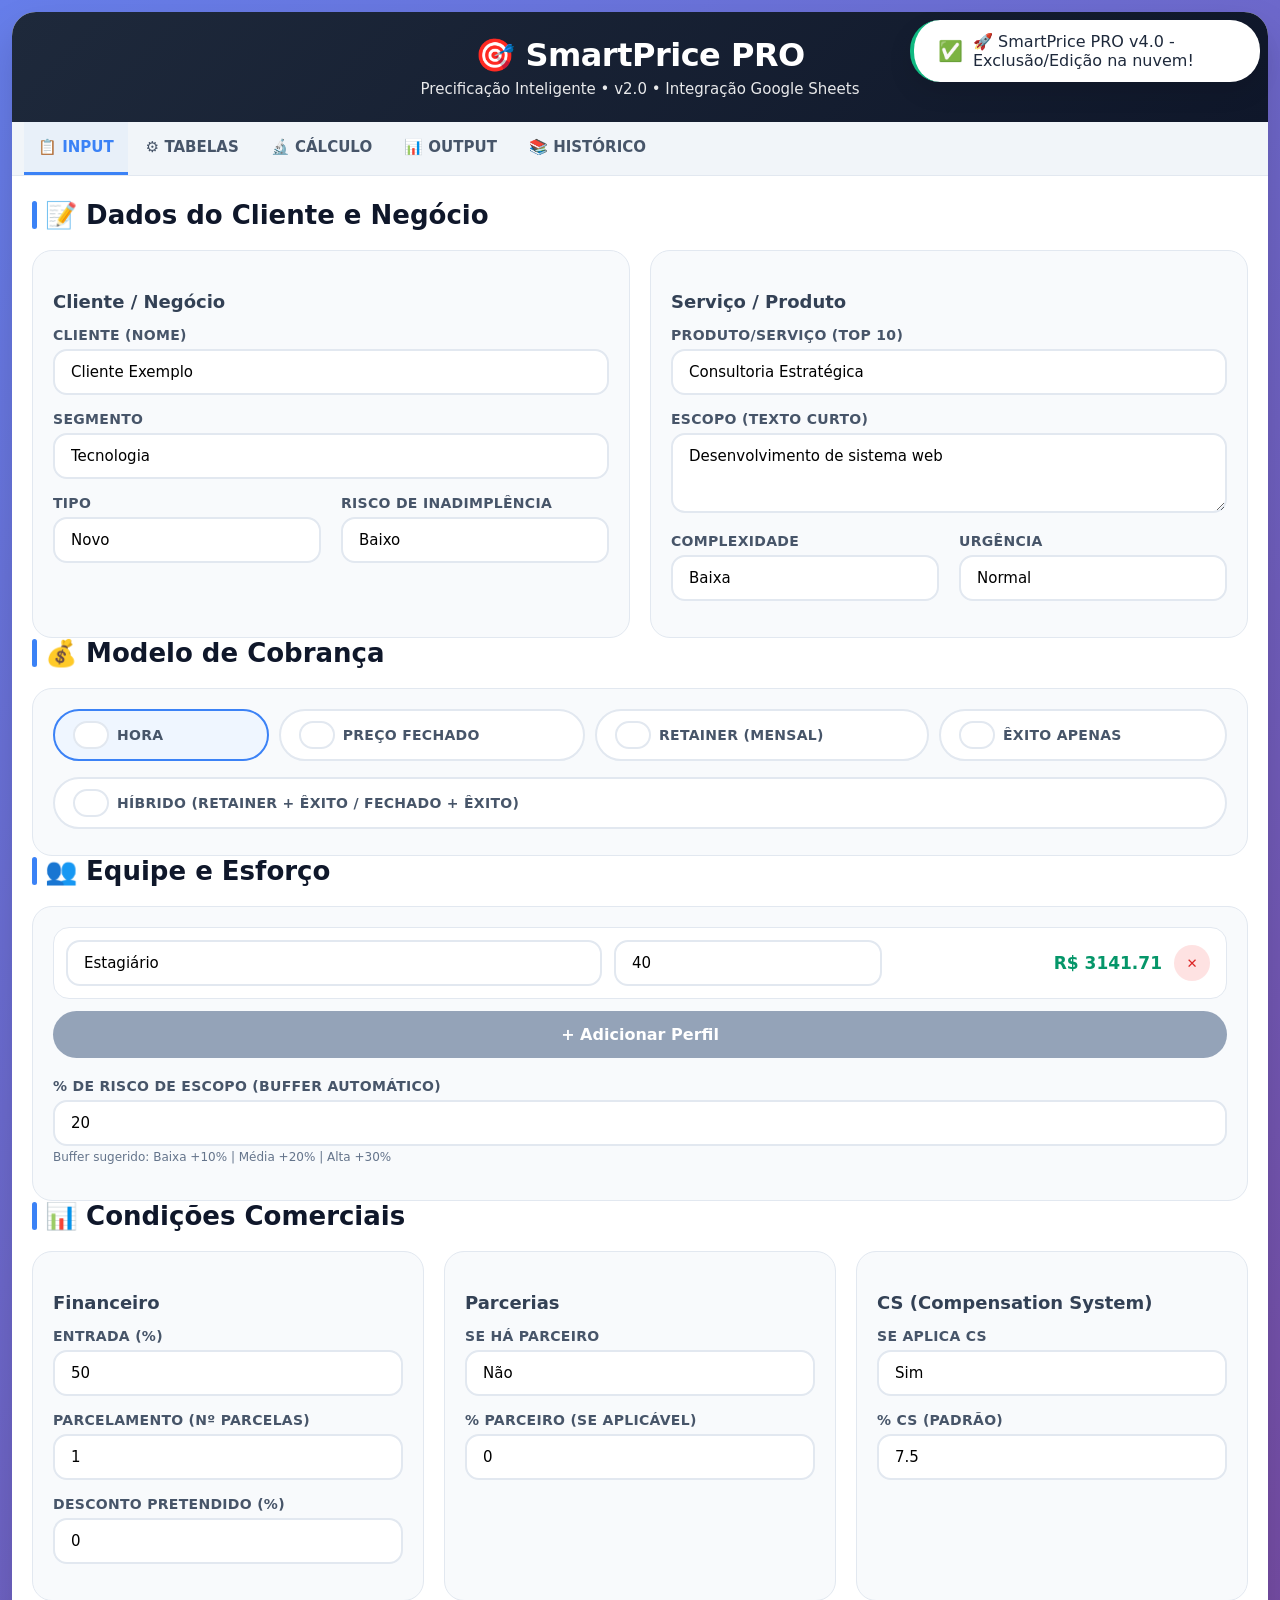
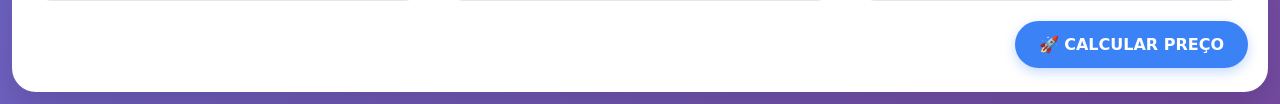
<file: tela.html>
<!DOCTYPE html>
<html lang="pt-BR">
<head>
    <meta charset="UTF-8">
    <meta name="viewport" content="width=device-width, initial-scale=1.0, maximum-scale=1.0, user-scalable=yes">
    <title>SmartPrice - Precificação Inteligente</title>
    <style>
        /* SEU CSS EXISTENTE PERMANECE IGUAL */
        * {
            margin: 0;
            padding: 0;
            box-sizing: border-box;
            font-family: 'Segoe UI', Roboto, system-ui, sans-serif;
        }

        body {
            background: linear-gradient(135deg, #667eea 0%, #764ba2 100%);
            min-height: 100vh;
            padding: 12px;
        }

        .container {
            max-width: 1400px;
            margin: 0 auto;
            background: white;
            border-radius: 24px;
            box-shadow: 0 20px 40px rgba(0,0,0,0.15);
            overflow: hidden;
        }

        .header {
            background: linear-gradient(135deg, #1e293b 0%, #0f172a 100%);
            color: white;
            padding: 24px 20px;
            text-align: center;
        }

        .header h1 {
            font-size: clamp(22px, 6vw, 32px);
            font-weight: 700;
            margin-bottom: 6px;
            letter-spacing: -0.5px;
        }

        .header p {
            font-size: clamp(13px, 4vw, 15px);
            opacity: 0.9;
        }

        .tabs {
            display: flex;
            background: #f1f5f9;
            padding: 0 12px;
            gap: 4px;
            overflow-x: auto;
            scrollbar-width: none;
            white-space: nowrap;
            -webkit-overflow-scrolling: touch;
            border-bottom: 1px solid #e2e8f0;
        }

        .tabs::-webkit-scrollbar {
            display: none;
        }

        .tab {
            padding: 16px 14px;
            background: transparent;
            border: none;
            cursor: pointer;
            font-weight: 600;
            color: #475569;
            font-size: clamp(13px, 3.8vw, 15px);
            transition: all 0.2s;
            border-bottom: 3px solid transparent;
            flex: 0 0 auto;
        }

        .tab.active {
            color: #3b82f6;
            border-bottom-color: #3b82f6;
            background: rgba(59, 130, 246, 0.05);
        }

        .tab-content {
            display: none;
            padding: 24px 20px;
        }

        .tab-content.active {
            display: block;
            animation: fade 0.3s ease;
        }

        @keyframes fade {
            from { opacity: 0; transform: translateY(5px); }
            to { opacity: 1; transform: translateY(0); }
        }

        h2 {
            color: #0f172a;
            font-size: clamp(20px, 5.5vw, 26px);
            font-weight: 700;
            margin-bottom: 20px;
            display: flex;
            align-items: center;
            gap: 8px;
        }

        h2::before {
            content: '';
            width: 5px;
            height: 28px;
            background: #3b82f6;
            border-radius: 4px;
            display: inline-block;
        }

        h3 {
            color: #334155;
            font-size: clamp(16px, 4.5vw, 18px);
            font-weight: 600;
            margin: 20px 0 15px;
        }

        .grid-2, .grid-3, .grid-4 {
            display: grid;
            gap: 20px;
        }

        .grid-2 { grid-template-columns: 1fr; }
        .grid-3 { grid-template-columns: 1fr; }
        .grid-4 { grid-template-columns: 1fr; }

        @media (min-width: 640px) {
            .grid-2 { grid-template-columns: repeat(2, 1fr); }
        }
        
        @media (min-width: 768px) {
            .grid-3 { grid-template-columns: repeat(3, 1fr); }
            .grid-4 { grid-template-columns: repeat(4, 1fr); }
        }

        .card {
            background: #f8fafc;
            border-radius: 20px;
            padding: 20px;
            border: 1px solid #e2e8f0;
            transition: all 0.2s;
        }

        .card:hover {
            border-color: #3b82f6;
            box-shadow: 0 4px 12px rgba(0,0,0,0.05);
        }

        .form-group {
            margin-bottom: 16px;
        }

        label {
            display: block;
            margin-bottom: 6px;
            font-weight: 600;
            color: #475569;
            font-size: clamp(12px, 3.5vw, 14px);
            text-transform: uppercase;
            letter-spacing: 0.3px;
        }

        input, select, textarea {
            width: 100%;
            padding: 12px 16px;
            border: 2px solid #e2e8f0;
            border-radius: 14px;
            font-size: clamp(14px, 4vw, 15px);
            background: white;
            transition: all 0.2s;
            -webkit-appearance: none;
        }

        input:focus, select:focus, textarea:focus {
            outline: none;
            border-color: #3b82f6;
            box-shadow: 0 0 0 3px rgba(59, 130, 246, 0.1);
        }

        textarea {
            min-height: 80px;
            resize: vertical;
        }

        .radio-group {
            display: flex;
            flex-direction: column;
            gap: 10px;
        }

        @media (min-width: 480px) {
            .radio-group {
                flex-direction: row;
                flex-wrap: wrap;
            }
        }

        .radio-option {
            background: white;
            border: 2px solid #e2e8f0;
            border-radius: 30px;
            padding: 10px 18px;
            display: flex;
            align-items: center;
            gap: 8px;
            cursor: pointer;
            transition: all 0.2s;
            flex: 1 1 auto;
        }

        .radio-option.selected {
            border-color: #3b82f6;
            background: #eff6ff;
        }

        .radio-option input[type="radio"] {
            width: auto;
            margin: 0;
            accent-color: #3b82f6;
        }

        .btn {
            padding: 14px 24px;
            border: none;
            border-radius: 30px;
            cursor: pointer;
            font-weight: 600;
            font-size: clamp(14px, 4vw, 16px);
            transition: all 0.2s;
            display: inline-flex;
            align-items: center;
            justify-content: center;
            gap: 8px;
            width: 100%;
            margin-bottom: 8px;
        }

        @media (min-width: 480px) {
            .btn {
                width: auto;
                margin-bottom: 0;
            }
        }

        .btn-primary {
            background: #3b82f6;
            color: white;
            box-shadow: 0 4px 12px rgba(59, 130, 246, 0.3);
        }

        .btn-primary:hover {
            background: #2563eb;
            transform: translateY(-2px);
        }

        .btn-secondary {
            background: #94a3b8;
            color: white;
        }

        .btn-success {
            background: #10b981;
            color: white;
        }

        .btn-danger {
            background: #ef4444;
            color: white;
        }

        .btn-warning {
            background: #f59e0b;
            color: white;
        }

        .perfil-row {
            background: white;
            border-radius: 16px;
            padding: 16px;
            margin-bottom: 12px;
            border: 1px solid #e2e8f0;
            display: grid;
            grid-template-columns: 1fr;
            gap: 12px;
            position: relative;
        }

        @media (min-width: 480px) {
            .perfil-row {
                grid-template-columns: 2fr 1fr 1fr 40px;
                align-items: center;
                padding: 12px;
            }
        }

        .perfil-row select,
        .perfil-row input {
            width: 100%;
        }

        .custo-previsto {
            font-weight: 700;
            color: #059669;
            text-align: right;
            font-size: clamp(15px, 4.2vw, 17px);
            padding: 8px 0;
        }

        .remove-btn {
            position: absolute;
            top: 12px;
            right: 12px;
            width: 36px;
            height: 36px;
            border-radius: 18px;
            background: #fee2e2;
            color: #dc2626;
            border: none;
            font-weight: bold;
            cursor: pointer;
        }

        @media (min-width: 480px) {
            .remove-btn {
                position: static;
                width: 36px;
                height: 36px;
            }
        }

        .price-grid {
            display: grid;
            grid-template-columns: 1fr;
            gap: 16px;
            margin: 20px 0;
        }

        @media (min-width: 480px) {
            .price-grid {
                grid-template-columns: repeat(3, 1fr);
            }
        }

        .price-box {
            background: linear-gradient(135deg, #f8fafc 0%, #f1f5f9 100%);
            border-radius: 20px;
            padding: 24px 16px;
            text-align: center;
            border: 1px solid #e2e8f0;
            position: relative;
            overflow: hidden;
        }

        .price-box::before {
            content: '';
            position: absolute;
            top: 0;
            left: 0;
            right: 0;
            height: 4px;
        }

        .price-box.piso::before { background: #ef4444; }
        .price-box.alvo::before { background: #3b82f6; }
        .price-box.premium::before { background: #f59e0b; }

        .price-box h4 {
            color: #64748b;
            font-size: clamp(13px, 3.8vw, 15px);
            text-transform: uppercase;
            letter-spacing: 1px;
            margin-bottom: 12px;
        }

        .price-box .price {
            font-size: clamp(28px, 7vw, 38px);
            font-weight: 800;
            color: #0f172a;
            line-height: 1.2;
        }

        .alert {
            padding: 14px 16px;
            border-radius: 14px;
            margin-bottom: 12px;
            font-weight: 500;
            font-size: clamp(13px, 3.8vw, 14px);
            display: flex;
            align-items: center;
            gap: 10px;
        }

        .alert-critical {
            background: #fee2e2;
            color: #b91c1c;
            border-left: 4px solid #dc2626;
        }

        .alert-warning {
            background: #ffedd5;
            color: #9a3412;
            border-left: 4px solid #f97316;
        }

        .alert-success {
            background: #dcfce7;
            color: #166534;
            border-left: 4px solid #22c55e;
        }

        .table-responsive {
            overflow-x: auto;
            margin: 0 -4px;
            padding: 4px;
            -webkit-overflow-scrolling: touch;
        }

        table {
            width: 100%;
            border-collapse: collapse;
            background: white;
            border-radius: 16px;
            overflow: hidden;
            box-shadow: 0 2px 8px rgba(0,0,0,0.05);
        }

        th {
            background: #1e293b;
            color: white;
            padding: 14px 12px;
            font-weight: 600;
            font-size: clamp(12px, 3.5vw, 14px);
            text-align: left;
        }

        td {
            padding: 12px;
            border-bottom: 1px solid #e2e8f0;
            font-size: clamp(13px, 3.8vw, 14px);
        }

        .badge {
            display: inline-block;
            padding: 4px 10px;
            border-radius: 30px;
            font-size: 11px;
            font-weight: 700;
            text-transform: uppercase;
        }

        .badge-success { background: #d1fae5; color: #065f46; }
        .badge-warning { background: #fed7aa; color: #92400e; }
        .badge-danger { background: #fee2e2; color: #b91c1c; }

        .modal {
            display: none;
            position: fixed;
            top: 0;
            left: 0;
            width: 100%;
            height: 100%;
            background: rgba(0,0,0,0.5);
            z-index: 1000;
            justify-content: center;
            align-items: center;
            padding: 16px;
        }

        .modal.active {
            display: flex;
        }

        .modal-content {
            background: white;
            border-radius: 24px;
            padding: 24px;
            max-width: 500px;
            width: 100%;
            max-height: 90vh;
            overflow-y: auto;
        }

        .modal-header {
            display: flex;
            justify-content: space-between;
            align-items: center;
            margin-bottom: 20px;
        }

        .modal-close {
            background: none;
            border: none;
            font-size: 28px;
            cursor: pointer;
            color: #64748b;
        }

        .historico-item {
            background: #f8fafc;
            border-radius: 16px;
            padding: 16px;
            margin-bottom: 12px;
            border: 1px solid #e2e8f0;
            cursor: pointer;
            transition: all 0.2s;
        }

        .historico-item:hover {
            border-color: #3b82f6;
            transform: translateX(4px);
        }

        .historico-header {
            display: flex;
            justify-content: space-between;
            align-items: center;
            margin-bottom: 12px;
            flex-wrap: wrap;
            gap: 8px;
        }

        .historico-titulo {
            font-weight: 700;
            font-size: clamp(15px, 4.2vw, 17px);
            color: #0f172a;
        }

        .historico-acoes {
            display: flex;
            gap: 6px;
        }

        .historico-acoes button {
            width: 36px;
            height: 36px;
            border-radius: 18px;
            border: none;
            cursor: pointer;
            font-size: 16px;
        }

        .button-group {
            display: flex;
            flex-direction: column;
            gap: 10px;
            margin-top: 20px;
        }

        @media (min-width: 480px) {
            .button-group {
                flex-direction: row;
                justify-content: flex-end;
            }
        }

        .info-text {
            color: #64748b;
            font-size: 12px;
            margin-top: 4px;
        }

        .mt-4 { margin-top: 20px; }
        .mb-2 { margin-bottom: 10px; }
        .text-center { text-align: center; }
        .text-right { text-align: right; }
        
        /* Estilos para notificações */
        .toast {
            position: fixed;
            top: 20px;
            right: 20px;
            background: white;
            color: #1e293b;
            padding: 12px 24px;
            border-radius: 30px;
            box-shadow: 0 10px 25px rgba(0,0,0,0.1);
            z-index: 9999;
            animation: slideIn 0.3s ease;
            display: flex;
            align-items: center;
            gap: 10px;
            border-left: 4px solid #3b82f6;
            max-width: 350px;
        }
        
        .toast.success { border-left-color: #10b981; }
        .toast.error { border-left-color: #ef4444; }
        .toast.warning { border-left-color: #f59e0b; }
        
        @keyframes slideIn {
            from { transform: translateX(100%); opacity: 0; }
            to { transform: translateX(0); opacity: 1; }
        }
        
        @keyframes spin {
            0% { transform: rotate(0deg); }
            100% { transform: rotate(360deg); }
        }
        
        .spinner {
            display: inline-block;
            width: 20px;
            height: 20px;
            border: 3px solid rgba(255,255,255,0.3);
            border-radius: 50%;
            border-top-color: white;
            animation: spin 1s ease-in-out infinite;
        }
    </style>
</head>
<body>
    <div class="container">
        <div class="header">
            <h1>🎯 SmartPrice PRO</h1>
            <p>Precificação Inteligente • v2.0 • Integração Google Sheets</p>
        </div>

        <div class="tabs">
            <button class="tab active" onclick="showTab('input')">📋 INPUT</button>
            <button class="tab" onclick="showTab('tabelas')">⚙️ TABELAS</button>
            <button class="tab" onclick="showTab('calculo')">🔬 CÁLCULO</button>
            <button class="tab" onclick="showTab('output')">📊 OUTPUT</button>
            <button class="tab" onclick="showTab('historico')">📚 HISTÓRICO</button>
        </div>

        <!-- ABA 1 - INPUT (exatamente como solicitado) -->
        <div id="input" class="tab-content active">
            <h2>📝 Dados do Cliente e Negócio</h2>
            
            <div class="grid-2">
                <div class="card">
                    <h3>Cliente / Negócio</h3>
                    <div class="form-group">
                        <label>Cliente (nome)</label>
                        <input type="text" id="cliente" placeholder="Ex: Empresa XYZ" value="Cliente Exemplo">
                    </div>
                    <div class="form-group">
                        <label>Segmento</label>
                        <select id="segmento">
                            <option value="tecnologia">Tecnologia</option>
                            <option value="varejo">Varejo</option>
                            <option value="industria">Indústria</option>
                            <option value="servicos">Serviços</option>
                            <option value="saude">Saúde</option>
                            <option value="educacao">Educação</option>
                            <option value="financeiro">Financeiro</option>
                            <option value="consultoria">Consultoria</option>
                            <option value="marketing">Marketing</option>
                            <option value="outros">Outros</option>
                        </select>
                    </div>
                    <div class="grid-2">
                        <div class="form-group">
                            <label>Tipo</label>
                            <select id="tipo">
                                <option value="novo">Novo</option>
                                <option value="recorrente">Recorrente</option>
                                <option value="indicacao">Indicação</option>
                            </select>
                        </div>
                        <div class="form-group">
                            <label>Risco de inadimplência</label>
                            <select id="risco">
                                <option value="baixo">Baixo</option>
                                <option value="medio">Médio</option>
                                <option value="alto">Alto</option>
                            </select>
                        </div>
                    </div>
                </div>

                <div class="card">
                    <h3>Serviço / Produto</h3>
                    <div class="form-group">
                        <label>Produto/serviço (Top 10)</label>
                        <select id="produto">
                            <option value="consultoria">Consultoria Estratégica</option>
                            <option value="desenvolvimento">Desenvolvimento de Software</option>
                            <option value="design">Design UX/UI</option>
                            <option value="marketing">Marketing Digital</option>
                            <option value="suporte">Suporte Técnico</option>
                            <option value="treinamento">Treinamento</option>
                            <option value="implementacao">Implementação</option>
                            <option value="manutencao">Manutenção</option>
                            <option value="analise">Análise de Dados</option>
                            <option value="cloud">Cloud Computing</option>
                        </select>
                    </div>
                    <div class="form-group">
                        <label>Escopo (texto curto)</label>
                        <textarea id="escopo" rows="2" placeholder="Descreva o escopo do serviço...">Desenvolvimento de sistema web</textarea>
                    </div>
                    <div class="grid-2">
                        <div class="form-group">
                            <label>Complexidade</label>
                            <select id="complexidade">
                                <option value="baixa">Baixa</option>
                                <option value="media">Média</option>
                                <option value="alta">Alta</option>
                            </select>
                        </div>
                        <div class="form-group">
                            <label>Urgência</label>
                            <select id="urgencia">
                                <option value="normal">Normal</option>
                                <option value="urgente">Urgente</option>
                            </select>
                        </div>
                    </div>
                </div>
            </div>

            <h2>💰 Modelo de Cobrança</h2>
            <div class="card">
                <div class="radio-group" id="modeloCobranca">
                    <label class="radio-option selected">
                        <input type="radio" name="cobranca" value="hora" checked> Hora
                    </label>
                    <label class="radio-option">
                        <input type="radio" name="cobranca" value="fechado"> Preço fechado
                    </label>
                    <label class="radio-option">
                        <input type="radio" name="cobranca" value="retainer"> Retainer (mensal)
                    </label>
                    <label class="radio-option">
                        <input type="radio" name="cobranca" value="exito"> Êxito apenas
                    </label>
                    <label class="radio-option">
                        <input type="radio" name="cobranca" value="hibrido"> Híbrido (Retainer + Êxito / Fechado + Êxito)
                    </label>
                </div>
            </div>

            <h2>👥 Equipe e Esforço</h2>
            <div class="card">
                <div id="perfis-container"></div>
                <button class="btn btn-secondary" onclick="adicionarPerfil()" style="width: 100%;">+ Adicionar Perfil</button>
                
                <div class="form-group mt-4">
                    <label>% de risco de escopo (buffer automático)</label>
                    <input type="number" id="riscoEscopo" value="20" min="0" max="100" step="1">
                    <div class="info-text">Buffer sugerido: Baixa +10% | Média +20% | Alta +30%</div>
                </div>
            </div>

            <h2>📊 Condições Comerciais</h2>
            <div class="grid-3">
                <div class="card">
                    <h3>Financeiro</h3>
                    <div class="form-group">
                        <label>Entrada (%)</label>
                        <input type="number" id="entrada" value="50" min="0" max="100" step="1">
                    </div>
                    <div class="form-group">
                        <label>Parcelamento (nº parcelas)</label>
                        <input type="number" id="parcelas" value="1" min="1" max="24" step="1">
                    </div>
                    <div class="form-group">
                        <label>Desconto pretendido (%)</label>
                        <input type="number" id="desconto" value="0" min="0" max="30" step="0.5">
                    </div>
                </div>

                <div class="card">
                    <h3>Parcerias</h3>
                    <div class="form-group">
                        <label>Se há parceiro</label>
                        <select id="parceiro">
                            <option value="nao">Não</option>
                            <option value="sim">Sim</option>
                        </select>
                    </div>
                    <div class="form-group">
                        <label>% parceiro (se aplicável)</label>
                        <input type="number" id="percParceiro" value="0" min="0" max="50" step="0.5">
                    </div>
                </div>

                <div class="card">
                    <h3>CS (Compensation System)</h3>
                    <div class="form-group">
                        <label>Se aplica CS</label>
                        <select id="aplicaCS">
                            <option value="sim">Sim</option>
                            <option value="nao">Não</option>
                        </select>
                    </div>
                    <div class="form-group">
                        <label>% CS (padrão)</label>
                        <input type="number" id="percCS" value="7.5" min="0" max="20" step="0.1">
                    </div>
                </div>
            </div>

            <div class="button-group">
                <button class="btn btn-primary" onclick="calcular()">🚀 CALCULAR PREÇO</button>
            </div>
        </div>

        <!-- ABA 2 - TABELAS (parâmetros) -->
        <div id="tabelas" class="tab-content">
            <h2>⚙️ Parâmetros da Planilha</h2>
            
            <h3>1) Custo-hora por perfil (fully loaded)</h3>
            <div class="table-responsive">
                <table>
                    <thead>
                        <tr>
                            <th>Perfil</th>
                            <th>Salário</th>
                            <th>Encargos (72%)</th>
                            <th>Benefícios</th>
                            <th>Total Mensal</th>
                            <th>Horas Prod.</th>
                            <th>Overhead/h</th>
                            <th>Custo/hora</th>
                        </tr>
                    </thead>
                    <tbody>
                        <tr>
                            <td>Estagiário</td>
                            <td><input type="number" id="salarioEstag" value="1800" step="100" style="width: 85px;"></td>
                            <td id="encargosEstag">1296</td>
                            <td><input type="number" id="beneficiosEstag" value="400" step="50" style="width: 70px;"></td>
                            <td id="totalMensalEstag">3496</td>
                            <td><input type="number" id="horasEstag" value="140" step="5" style="width: 70px;"></td>
                            <td id="overheadHoraEstag">0</td>
                            <td id="custoHoraEstag">24.97</td>
                        </tr>
                        <tr>
                            <td>Júnior</td>
                            <td><input type="number" id="salarioJr" value="3500" step="100" style="width: 85px;"></td>
                            <td id="encargosJr">2520</td>
                            <td><input type="number" id="beneficiosJr" value="600" step="50" style="width: 70px;"></td>
                            <td id="totalMensalJr">6620</td>
                            <td><input type="number" id="horasJr" value="140" step="5" style="width: 70px;"></td>
                            <td id="overheadHoraJr">0</td>
                            <td id="custoHoraJr">47.29</td>
                        </tr>
                        <tr>
                            <td>Pleno</td>
                            <td><input type="number" id="salarioPl" value="6500" step="100" style="width: 85px;"></td>
                            <td id="encargosPl">4680</td>
                            <td><input type="number" id="beneficiosPl" value="800" step="50" style="width: 70px;"></td>
                            <td id="totalMensalPl">11980</td>
                            <td><input type="number" id="horasPl" value="140" step="5" style="width: 70px;"></td>
                            <td id="overheadHoraPl">0</td>
                            <td id="custoHoraPl">85.57</td>
                        </tr>
                        <tr>
                            <td>Sênior</td>
                            <td><input type="number" id="salarioSr" value="10000" step="100" style="width: 85px;"></td>
                            <td id="encargosSr">7200</td>
                            <td><input type="number" id="beneficiosSr" value="1000" step="50" style="width: 70px;"></td>
                            <td id="totalMensalSr">18200</td>
                            <td><input type="number" id="horasSr" value="140" step="5" style="width: 70px;"></td>
                            <td id="overheadHoraSr">0</td>
                            <td id="custoHoraSr">130.00</td>
                        </tr>
                        <tr>
                            <td>Coordenador</td>
                            <td><input type="number" id="salarioCoord" value="14000" step="100" style="width: 85px;"></td>
                            <td id="encargosCoord">10080</td>
                            <td><input type="number" id="beneficiosCoord" value="1200" step="50" style="width: 70px;"></td>
                            <td id="totalMensalCoord">25280</td>
                            <td><input type="number" id="horasCoord" value="140" step="5" style="width: 70px;"></td>
                            <td id="overheadHoraCoord">0</td>
                            <td id="custoHoraCoord">180.57</td>
                        </tr>
                        <tr>
                            <td>Sócio</td>
                            <td><input type="number" id="salarioSocio" value="20000" step="100" style="width: 85px;"></td>
                            <td id="encargosSocio">14400</td>
                            <td><input type="number" id="beneficiosSocio" value="1500" step="50" style="width: 70px;"></td>
                            <td id="totalMensalSocio">35900</td>
                            <td><input type="number" id="horasSocio" value="140" step="5" style="width: 70px;"></td>
                            <td id="overheadHoraSocio">0</td>
                            <td id="custoHoraSocio">256.43</td>
                        </tr>
                    </tbody>
                </table>
            </div>

            <div class="grid-2">
                <div class="card">
                    <h3>2) Margens-alvo por tipo de cobrança</h3>
                    <table>
                        <tr><td>Hora</td><td><input type="number" id="margemHora" value="55" min="30" max="80" step="1">%</td></tr>
                        <tr><td>Preço fechado</td><td><input type="number" id="margemFechado" value="47" min="30" max="80" step="1">%</td></tr>
                        <tr><td>Retainer (mensal)</td><td><input type="number" id="margemRetainer" value="52" min="30" max="80" step="1">%</td></tr>
                        <tr><td>Êxito apenas</td><td><input type="number" id="margemExito" value="65" min="40" max="90" step="1">%</td></tr>
                        <tr><td>Híbrido</td><td><input type="number" id="margemHibrido" value="50" min="30" max="80" step="1">%</td></tr>
                    </table>
                </div>

                <div class="card">
                    <h3>3) Impostos / taxas</h3>
                    <div class="form-group">
                        <label>Regime tributário</label>
                        <select id="regimeTributario">
                            <option value="lucro_presumido">Lucro Presumido</option>
                            <option value="lucro_real">Lucro Real</option>
                            <option value="simples">Simples Nacional</option>
                        </select>
                    </div>
                    <div class="form-group">
                        <label>% médio de impostos sobre receita</label>
                        <input type="number" id="impostos" value="11.33" step="0.01">
                    </div>
                    <div class="form-group">
                        <label>Taxa de parcelamento (% ao mês)</label>
                        <input type="number" id="taxaParcelamento" value="1" step="0.1">
                    </div>
                </div>
            </div>

            <div class="grid-2">
                <div class="card">
                    <h3>4) CS (Compensation System)</h3>
                    <div class="form-group">
                        <label>Percentual padrão CS</label>
                        <input type="number" id="csPadrao" value="7.5" step="0.1">%
                    </div>
                    <div class="form-group">
                        <label>Base do CS</label>
                        <select id="baseCS">
                            <option value="liquido">Somente sobre recebimento líquido</option>
                            <option value="bruto">Sobre valor bruto</option>
                        </select>
                    </div>
                </div>

                <div class="card">
                    <h3>5) Buffers automáticos</h3>
                    <div class="grid-2">
                        <div>
                            <label>Complexidade Baixa</label>
                            <input type="number" id="bufferBaixa" value="10" step="1">%
                        </div>
                        <div>
                            <label>Complexidade Média</label>
                            <input type="number" id="bufferMedia" value="20" step="1">%
                        </div>
                        <div>
                            <label>Complexidade Alta</label>
                            <input type="number" id="bufferAlta" value="30" step="1">%
                        </div>
                        <div>
                            <label>Urgência Normal</label>
                            <input type="number" id="bufferNormal" value="0" step="1">%
                        </div>
                        <div>
                            <label>Urgência Urgente</label>
                            <input type="number" id="bufferUrgente" value="20" step="1">%
                        </div>
                    </div>
                </div>
            </div>

            <div class="card">
                <h3>Overhead</h3>
                <div class="grid-2">
                    <div class="form-group">
                        <label>Overhead mensal total (R$)</label>
                        <input type="number" id="overheadTotal" value="45000" step="1000">
                    </div>
                    <div class="form-group">
                        <label>Total horas produtivas/mês</label>
                        <input type="number" id="horasTotais" value="840" step="10">
                    </div>
                </div>
                <div class="info-text">Overhead por hora: R$ <span id="overheadPorHora">53.57</span></div>
            </div>
        </div>

        <!-- ABA 3 - CÁLCULO (memória transparente) -->
        <div id="calculo" class="tab-content">
            <h2>🔬 Memória de Cálculo</h2>
            
            <div class="table-responsive">
                <table>
                    <thead>
                        <tr>
                            <th>Perfil</th>
                            <th>Horas</th>
                            <th>Custo/h</th>
                            <th>Subtotal</th>
                            <th>Buffer</th>
                            <th>Total c/ buffer</th>
                        </tr>
                    </thead>
                    <tbody id="corpo-calculo"></tbody>
                    <tfoot>
                        <tr>
                            <td colspan="5"><strong>Total Mão de Obra</strong></td>
                            <td id="total-mao-obra">R$ 0,00</td>
                        </tr>
                        <tr>
                            <td colspan="5"><strong>Overhead</strong></td>
                            <td id="total-overhead">R$ 0,00</td>
                        </tr>
                        <tr>
                            <td colspan="5"><strong>Subtotal</strong></td>
                            <td id="subtotal-geral">R$ 0,00</td>
                        </tr>
                    </tfoot>
                </table>
            </div>

            <div class="card mt-4">
                <h3>Composição do Preço</h3>
                <table>
                    <tr><td>Custo total (MO + Overhead):</td><td id="composicao-custo">R$ 0,00</td></tr>
                    <tr><td>Impostos (11.33%):</td><td id="composicao-impostos">R$ 0,00</td></tr>
                    <tr><td>CS (7.5%):</td><td id="composicao-cs">R$ 0,00</td></tr>
                    <tr><td>Parceiro (0%):</td><td id="composicao-parceiro">R$ 0,00</td></tr>
                    <tr><td><strong>Base de Cálculo:</strong></td><td id="composicao-base">R$ 0,00</td></tr>
                    <tr><td>Margem Alvo (55%):</td><td id="composicao-margem">R$ 0,00</td></tr>
                </table>
            </div>
        </div>

        <!-- ABA 4 - OUTPUT (resultados e alertas) -->
        <div id="output" class="tab-content">
            <h2>📊 Resultado da Proposta</h2>
            
            <div class="price-grid">
                <div class="price-box piso">
                    <h4>PREÇO PISO</h4>
                    <div class="price" id="preco-piso">R$ 0,00</div>
                    <small>Não vender abaixo</small>
                </div>
                <div class="price-box alvo">
                    <h4>PREÇO ALVO</h4>
                    <div class="price" id="preco-alvo">R$ 0,00</div>
                    <small>Recomendado</small>
                </div>
                <div class="price-box premium">
                    <h4>PREÇO PREMIUM</h4>
                    <div class="price" id="preco-premium">R$ 0,00</div>
                    <small>Valor/urgência/risco</small>
                </div>
            </div>

            <div class="grid-2">
                <div class="card">
                    <h3>Detalhamento</h3>
                    <table>
                        <tr><td>Custo total estimado:</td><td id="output-custo">R$ 0,00</td></tr>
                        <tr><td>Impostos estimados:</td><td id="output-impostos">R$ 0,00</td></tr>
                        <tr><td>CS estimado:</td><td id="output-cs">R$ 0,00</td></tr>
                        <tr><td>Margem (R$):</td><td id="output-margem-valor">R$ 0,00</td></tr>
                        <tr><td>Margem (%):</td><td id="output-margem-pct">0%</td></tr>
                    </table>
                </div>

                <div class="card">
                    <h3>Parcelamento / Regras</h3>
                    <table>
                        <tr><td>Entrada (50%):</td><td id="output-entrada">R$ 0,00</td></tr>
                        <tr><td>Parcelas:</td><td id="output-parcelas">1x R$ 0,00</td></tr>
                        <tr><td>Total c/ juros (1% a.m.):</td><td id="output-total-juros">R$ 0,00</td></tr>
                    </table>
                </div>
            </div>

            <div class="card">
                <h3>⚠️ Alertas Automáticos</h3>
                <div id="alertas-container"></div>
            </div>

            <div class="button-group">
                <button class="btn btn-success" onclick="salvarHistorico(event)">💾 Salvar no Histórico</button>
            </div>
        </div>

        <!-- ABA 5 - HISTÓRICO -->
        <div id="historico" class="tab-content">
            <h2>📚 Histórico de Simulações</h2>
            
            <div class="card">
                <div class="grid-2">
                    <div class="form-group">
                        <label>Filtrar por cliente</label>
                        <input type="text" id="filtroCliente" placeholder="Digite o nome...">
                    </div>
                    <div class="form-group">
                        <label>Ordenar por</label>
                        <select id="ordenarPor">
                            <option value="data">Data</option>
                            <option value="cliente">Cliente</option>
                            <option value="preco">Preço</option>
                            <option value="margem">Margem</option>
                        </select>
                    </div>
                </div>
                
                <div id="historico-lista"></div>
                
                <div class="button-group">
                    <button class="btn btn-secondary" onclick="exportarHistorico()">📤 Exportar Histórico</button>
                    <button class="btn btn-primary" onclick="testarConexaoGoogle()">🔌 Testar Google Sheets</button>
                </div>
            </div>
        </div>
    </div>

    <!-- Modal de Edição -->
    <div id="modalEdicao" class="modal">
        <div class="modal-content">
            <div class="modal-header">
                <h3>Opções da Simulação</h3>
                <button class="modal-close" onclick="fecharModal()">&times;</button>
            </div>
            <div class="modal-body" id="modal-conteudo"></div>
        </div>
    </div>

<script>
// ========== SISTEMA DE PRECIFICAÇÃO SMART PRICE PRO ==========
// Versão 4.0 - Com exclusão/edição em TODAS as abas via Google Sheets

let historico = JSON.parse(localStorage.getItem('historicoSmartPrice') || '[]');
let indiceEditando = -1;

// ========== CONFIGURAÇÃO GOOGLE SHEETS ==========
// SUBSTITUA ESTA URL PELA SUA URL DO GOOGLE APPS SCRIPT
const GOOGLE_SHEETS_URL = 'https://script.google.com/macros/s/AKfycby6tKiQzL40gS7Qns11oT8fS4DwRq1w1pDUXa1mEZhH_4IqKyq07tzlyUO4fmoyfXV9/exec';

// ========== FUNÇÕES DE NOTIFICAÇÃO ==========
function mostrarToast(mensagem, tipo = 'success') {
    const toast = document.createElement('div');
    toast.className = `toast ${tipo}`;
    toast.innerHTML = `
        <span style="font-size: 20px;">${tipo === 'success' ? '✅' : tipo === 'error' ? '❌' : '⚠️'}</span>
        <span>${mensagem}</span>
    `;
    document.body.appendChild(toast);
    
    setTimeout(() => {
        toast.style.animation = 'slideIn 0.3s reverse';
        setTimeout(() => toast.remove(), 300);
    }, 3000);
}

// ========== FUNÇÕES DE UTILIDADE ==========
function showTab(tabName) {
    document.querySelectorAll('.tab').forEach(tab => tab.classList.remove('active'));
    document.querySelectorAll('.tab-content').forEach(content => content.classList.remove('active'));
    
    document.querySelector(`[onclick="showTab('${tabName}')"]`).classList.add('active');
    document.getElementById(tabName).classList.add('active');
    
    if (tabName === 'historico') {
        atualizarHistorico();
    }
    window.scrollTo({ top: 0, behavior: 'smooth' });
}

function fecharModal() {
    document.getElementById('modalEdicao').classList.remove('active');
}

// ========== GERENCIAMENTO DE PERFIS ==========
function adicionarPerfil() {
    const container = document.getElementById('perfis-container');
    const div = document.createElement('div');
    div.className = 'perfil-row';
    div.innerHTML = `
        <select class="perfil">
            <option value="estag">Estagiário</option>
            <option value="jr">Júnior</option>
            <option value="pl">Pleno</option>
            <option value="sr">Sênior</option>
            <option value="coord">Coordenador</option>
            <option value="socio">Sócio</option>
        </select>
        <input type="number" class="horas" value="40" min="0" step="1" placeholder="Horas">
        <span class="custo-previsto">R$ 0,00</span>
        <button class="remove-btn" onclick="removerPerfil(this)">✕</button>
    `;
    container.appendChild(div);
    atualizarCustoPrevisto(div);
    
    div.querySelector('.horas').addEventListener('input', () => atualizarCustoPrevisto(div));
    div.querySelector('.perfil').addEventListener('change', () => atualizarCustoPrevisto(div));
}

function removerPerfil(botao) {
    if (document.querySelectorAll('.perfil-row').length > 1) {
        botao.parentElement.remove();
    } else {
        mostrarToast('Mantenha pelo menos um perfil na equipe', 'warning');
    }
}

// ========== CÁLCULO DE CUSTOS ==========
function getCustoHora(perfil) {
    const salario = parseFloat(document.getElementById(`salario${perfil}`)?.value) || 0;
    const beneficios = parseFloat(document.getElementById(`beneficios${perfil}`)?.value) || 0;
    const horas = parseFloat(document.getElementById(`horas${perfil}`)?.value) || 140;
    
    const encargos = salario * 0.72;
    const custoTotalMensal = salario + encargos + beneficios;
    
    const overheadTotal = parseFloat(document.getElementById('overheadTotal')?.value) || 45000;
    const horasTotais = parseFloat(document.getElementById('horasTotais')?.value) || 840;
    const overheadHora = overheadTotal / horasTotais;
    
    return (custoTotalMensal / horas) + overheadHora;
}

function atualizarCustoPrevisto(div) {
    const select = div.querySelector('.perfil');
    const horas = parseFloat(div.querySelector('.horas').value) || 0;
    const perfil = select.value;
    
    const perfilId = perfil.charAt(0).toUpperCase() + perfil.slice(1);
    const custoHora = getCustoHora(perfilId);
    const custoTotal = custoHora * horas;
    
    div.querySelector('.custo-previsto').textContent = `R$ ${custoTotal.toFixed(2)}`;
}

function calcularBuffer() {
    const complexidade = document.getElementById('complexidade').value;
    const urgencia = document.getElementById('urgencia').value;
    
    const bufferComplexidade = {
        baixa: parseFloat(document.getElementById('bufferBaixa')?.value) || 10,
        media: parseFloat(document.getElementById('bufferMedia')?.value) || 20,
        alta: parseFloat(document.getElementById('bufferAlta')?.value) || 30
    };
    
    const bufferUrgencia = {
        normal: parseFloat(document.getElementById('bufferNormal')?.value) || 0,
        urgente: parseFloat(document.getElementById('bufferUrgencia')?.value) || 20
    };
    
    return (bufferComplexidade[complexidade] + bufferUrgencia[urgencia]) / 100;
}

// ========== COLETA E PREENCHIMENTO DE DADOS ==========
function coletarDadosInput() {
    const perfis = document.querySelectorAll('.perfil-row');
    const perfisData = [];
    
    perfis.forEach(perfil => {
        const select = perfil.querySelector('.perfil');
        const horas = parseFloat(perfil.querySelector('.horas').value) || 0;
        
        if (horas > 0) {
            perfisData.push({
                perfil: select.value,
                perfilNome: select.options[select.selectedIndex].text,
                horas: horas,
                custoHora: getCustoHora(select.value.charAt(0).toUpperCase() + select.value.slice(1))
            });
        }
    });

    return {
        cliente: document.getElementById('cliente').value,
        segmento: document.getElementById('segmento').value,
        tipo: document.getElementById('tipo').value,
        risco: document.getElementById('risco').value,
        produto: document.getElementById('produto').value,
        produtoTexto: document.getElementById('produto').options[document.getElementById('produto').selectedIndex].text,
        escopo: document.getElementById('escopo').value,
        complexidade: document.getElementById('complexidade').value,
        urgencia: document.getElementById('urgencia').value,
        cobranca: document.querySelector('input[name="cobranca"]:checked')?.value || 'hora',
        cobrancaTexto: document.querySelector('input[name="cobranca"]:checked')?.nextSibling?.nodeValue?.trim() || 'Hora',
        perfis: perfisData,
        riscoEscopo: parseFloat(document.getElementById('riscoEscopo').value) || 20,
        entrada: parseFloat(document.getElementById('entrada').value) || 50,
        parcelas: parseInt(document.getElementById('parcelas').value) || 1,
        desconto: parseFloat(document.getElementById('desconto').value) || 0,
        parceiro: document.getElementById('parceiro').value,
        percParceiro: parseFloat(document.getElementById('percParceiro').value) || 0,
        aplicaCS: document.getElementById('aplicaCS').value,
        percCS: parseFloat(document.getElementById('percCS').value) || 7.5
    };
}

function preencherInputComDados(dados) {
    document.getElementById('cliente').value = dados.cliente || '';
    document.getElementById('segmento').value = dados.segmento || 'tecnologia';
    document.getElementById('tipo').value = dados.tipo || 'novo';
    document.getElementById('risco').value = dados.risco || 'baixo';
    document.getElementById('produto').value = dados.produto || 'consultoria';
    document.getElementById('escopo').value = dados.escopo || '';
    document.getElementById('complexidade').value = dados.complexidade || 'media';
    document.getElementById('urgencia').value = dados.urgencia || 'normal';
    
    const radios = document.getElementsByName('cobranca');
    radios.forEach(radio => {
        if (radio.value === dados.cobranca) {
            radio.checked = true;
            radio.closest('.radio-option').classList.add('selected');
        } else {
            radio.closest('.radio-option').classList.remove('selected');
        }
    });
    
    document.getElementById('riscoEscopo').value = dados.riscoEscopo || 20;
    document.getElementById('entrada').value = dados.entrada || 50;
    document.getElementById('parcelas').value = dados.parcelas || 1;
    document.getElementById('desconto').value = dados.desconto || 0;
    document.getElementById('parceiro').value = dados.parceiro || 'nao';
    document.getElementById('percParceiro').value = dados.percParceiro || 0;
    document.getElementById('aplicaCS').value = dados.aplicaCS || 'sim';
    document.getElementById('percCS').value = dados.percCS || 7.5;
    
    const container = document.getElementById('perfis-container');
    container.innerHTML = '';
    
    if (dados.perfis && dados.perfis.length > 0) {
        dados.perfis.forEach(p => {
            const div = document.createElement('div');
            div.className = 'perfil-row';
            div.innerHTML = `
                <select class="perfil">
                    <option value="estag" ${p.perfil === 'estag' ? 'selected' : ''}>Estagiário</option>
                    <option value="jr" ${p.perfil === 'jr' ? 'selected' : ''}>Júnior</option>
                    <option value="pl" ${p.perfil === 'pl' ? 'selected' : ''}>Pleno</option>
                    <option value="sr" ${p.perfil === 'sr' ? 'selected' : ''}>Sênior</option>
                    <option value="coord" ${p.perfil === 'coord' ? 'selected' : ''}>Coordenador</option>
                    <option value="socio" ${p.perfil === 'socio' ? 'selected' : ''}>Sócio</option>
                </select>
                <input type="number" class="horas" value="${p.horas}" min="0" step="1" placeholder="Horas">
                <span class="custo-previsto">R$ 0,00</span>
                <button class="remove-btn" onclick="removerPerfil(this)">✕</button>
            `;
            container.appendChild(div);
            
            div.querySelector('.horas').addEventListener('input', () => atualizarCustoPrevisto(div));
            div.querySelector('.perfil').addEventListener('change', () => atualizarCustoPrevisto(div));
            atualizarCustoPrevisto(div);
        });
    } else {
        adicionarPerfil();
    }
}

// ========== FUNÇÃO PRINCIPAL DE CÁLCULO ==========
function calcular() {
    try {
        const perfis = document.querySelectorAll('.perfil-row');
        let custoTotal = 0;
        let detalhamento = [];
        
        perfis.forEach(perfil => {
            const select = perfil.querySelector('.perfil');
            const horas = parseFloat(perfil.querySelector('.horas').value) || 0;
            
            if (horas > 0) {
                const perfilNome = select.options[select.selectedIndex].text;
                const perfilValue = select.value;
                const perfilId = perfilValue.charAt(0).toUpperCase() + perfilValue.slice(1);
                const custoHora = getCustoHora(perfilId);
                const custo = custoHora * horas;
                
                custoTotal += custo;
                detalhamento.push({ perfil: perfilNome, horas, custoHora, custo });
            }
        });

        const buffer = calcularBuffer();
        const custoComBuffer = custoTotal * (1 + buffer);
        const overheadTotal = parseFloat(document.getElementById('overheadTotal')?.value) || 45000;

        const percImpostos = parseFloat(document.getElementById('impostos')?.value) || 11.33;
        const impostos = custoComBuffer * (percImpostos / 100);

        const aplicaCS = document.getElementById('aplicaCS')?.value === 'sim';
        const percCS = aplicaCS ? (parseFloat(document.getElementById('percCS')?.value) || 7.5) : 0;
        const cs = custoComBuffer * (percCS / 100);

        const temParceiro = document.getElementById('parceiro')?.value === 'sim';
        const percParceiro = temParceiro ? (parseFloat(document.getElementById('percParceiro')?.value) || 0) : 0;
        const parceiro = custoComBuffer * (percParceiro / 100);

        const tipoCobranca = document.querySelector('input[name="cobranca"]:checked')?.value || 'hora';
        const margens = {
            hora: parseFloat(document.getElementById('margemHora')?.value) || 55,
            fechado: parseFloat(document.getElementById('margemFechado')?.value) || 47,
            retainer: parseFloat(document.getElementById('margemRetainer')?.value) || 52,
            exito: parseFloat(document.getElementById('margemExito')?.value) || 65,
            hibrido: parseFloat(document.getElementById('margemHibrido')?.value) || 50
        };
        
        const margemAlvo = margens[tipoCobranca] / 100;
        const custoBase = custoComBuffer + impostos + cs + parceiro;

        const precoPiso = custoBase * (1 + (margemAlvo - 0.15));
        const precoAlvo = custoBase * (1 + margemAlvo);
        const precoPremium = custoBase * (1 + margemAlvo + 0.15);
        const desconto = parseFloat(document.getElementById('desconto').value) || 0;
        const precoComDesconto = precoAlvo * (1 - desconto/100);

        // Atualizar UI
        document.getElementById('preco-piso').innerHTML = `R$ ${precoPiso.toFixed(2)}`;
        document.getElementById('preco-alvo').innerHTML = `R$ ${precoAlvo.toFixed(2)}`;
        document.getElementById('preco-premium').innerHTML = `R$ ${precoPremium.toFixed(2)}`;
        
        document.getElementById('output-custo').innerHTML = `R$ ${custoBase.toFixed(2)}`;
        document.getElementById('output-impostos').innerHTML = `R$ ${impostos.toFixed(2)}`;
        document.getElementById('output-cs').innerHTML = `R$ ${cs.toFixed(2)}`;
        document.getElementById('output-margem-valor').innerHTML = `R$ ${(precoAlvo - custoBase).toFixed(2)}`;
        document.getElementById('output-margem-pct').innerHTML = `${((precoAlvo - custoBase) / precoAlvo * 100).toFixed(1)}%`;

        const entradaPct = parseFloat(document.getElementById('entrada').value) || 50;
        const parcelas = parseInt(document.getElementById('parcelas').value) || 1;
        const taxaJuros = parseFloat(document.getElementById('taxaParcelamento').value) || 1;
        
        const valorEntrada = precoAlvo * (entradaPct/100);
        const valorParcelas = (precoAlvo - valorEntrada) / parcelas;
        const valorTotalJuros = precoAlvo * Math.pow(1 + taxaJuros/100, parcelas);
        
        document.getElementById('output-entrada').innerHTML = `R$ ${valorEntrada.toFixed(2)}`;
        document.getElementById('output-parcelas').innerHTML = `${parcelas}x R$ ${valorParcelas.toFixed(2)}`;
        document.getElementById('output-total-juros').innerHTML = `R$ ${valorTotalJuros.toFixed(2)}`;

        // Alertas
        const alertas = [];
        
        if (precoComDesconto < precoPiso) {
            alertas.push({ tipo: 'critical', msg: '⚠️ Abaixo do piso' });
        }
        
        if (desconto > 15) {
            alertas.push({ tipo: 'warning', msg: '⚠️ Desconto acima da alçada (máx 15%)' });
        }
        
        if (tipoCobranca === 'exito' && custoBase > precoAlvo * 0.4) {
            alertas.push({ tipo: 'critical', msg: '⚠️ Modelo de êxito sem cobertura de custo' });
        }
        
        if (tipoCobranca === 'retainer' && !document.getElementById('escopo').value) {
            alertas.push({ tipo: 'warning', msg: '⚠️ Escopo sem limites (retainer)' });
        }
        
        if (document.getElementById('risco').value === 'alto') {
            alertas.push({ tipo: 'critical', msg: '⚠️ Risco alto de inadimplência' });
        }
        
        if (tipoCobranca === 'exito' && entradaPct < 30) {
            alertas.push({ tipo: 'warning', msg: '⚠️ Êxito: Recomendado entrada mínima de 30%' });
        }

        const alertasContainer = document.getElementById('alertas-container');
        alertasContainer.innerHTML = '';
        
        if (alertas.length === 0) {
            alertasContainer.innerHTML = '<div class="alert alert-success">✅ Nenhum alerta identificado</div>';
        } else {
            alertas.forEach(a => {
                alertasContainer.innerHTML += `<div class="alert alert-${a.tipo === 'critical' ? 'critical' : 'warning'}">${a.msg}</div>`;
            });
        }

        // Tabela de cálculo
        const corpoCalculo = document.getElementById('corpo-calculo');
        corpoCalculo.innerHTML = '';
        
        detalhamento.forEach(item => {
            corpoCalculo.innerHTML += `
                <tr>
                    <td>${item.perfil}</td>
                    <td>${item.horas}h</td>
                    <td>R$ ${item.custoHora.toFixed(2)}</td>
                    <td>R$ ${item.custo.toFixed(2)}</td>
                    <td>R$ ${(item.custo * buffer).toFixed(2)}</td>
                    <td>R$ ${(item.custo * (1 + buffer)).toFixed(2)}</td>
                </tr>
            `;
        });

        document.getElementById('total-mao-obra').innerHTML = `R$ ${custoTotal.toFixed(2)}`;
        document.getElementById('total-overhead').innerHTML = `R$ ${overheadTotal.toFixed(2)}`;
        document.getElementById('subtotal-geral').innerHTML = `R$ ${(custoTotal + overheadTotal).toFixed(2)}`;

        document.getElementById('composicao-custo').innerHTML = `R$ ${custoComBuffer.toFixed(2)}`;
        document.getElementById('composicao-impostos').innerHTML = `R$ ${impostos.toFixed(2)}`;
        document.getElementById('composicao-cs').innerHTML = `R$ ${cs.toFixed(2)}`;
        document.getElementById('composicao-parceiro').innerHTML = `R$ ${parceiro.toFixed(2)}`;
        document.getElementById('composicao-base').innerHTML = `R$ ${custoBase.toFixed(2)}`;
        document.getElementById('composicao-margem').innerHTML = `R$ ${(precoAlvo - custoBase).toFixed(2)}`;

        // ===== PREPARAR DADOS COMPLETOS PARA SALVAR =====
        // Coletar dados de TODAS as abas
        window.ultimoResultado = {
            // Dados da ABA INPUT
            ...coletarDadosInput(),
            
            // Dados da ABA TABELAS
            margemHora: parseFloat(document.getElementById('margemHora')?.value) || 55,
            margemFechado: parseFloat(document.getElementById('margemFechado')?.value) || 47,
            margemRetainer: parseFloat(document.getElementById('margemRetainer')?.value) || 52,
            margemExito: parseFloat(document.getElementById('margemExito')?.value) || 65,
            margemHibrido: parseFloat(document.getElementById('margemHibrido')?.value) || 50,
            impostos: parseFloat(document.getElementById('impostos')?.value) || 11.33,
            taxaParcelamento: parseFloat(document.getElementById('taxaParcelamento')?.value) || 1,
            regimeTributario: document.getElementById('regimeTributario')?.value || 'lucro_presumido',
            csPadrao: parseFloat(document.getElementById('csPadrao')?.value) || 7.5,
            baseCS: document.getElementById('baseCS')?.value || 'liquido',
            bufferBaixa: parseFloat(document.getElementById('bufferBaixa')?.value) || 10,
            bufferMedia: parseFloat(document.getElementById('bufferMedia')?.value) || 20,
            bufferAlta: parseFloat(document.getElementById('bufferAlta')?.value) || 30,
            bufferNormal: parseFloat(document.getElementById('bufferNormal')?.value) || 0,
            bufferUrgencia: parseFloat(document.getElementById('bufferUrgencia')?.value) || 20,
            overheadTotal: overheadTotal,
            horasTotais: parseFloat(document.getElementById('horasTotais')?.value) || 840,
            
            // Dados da ABA CÁLCULO
            buffer: buffer,
            custoTotalMO: custoTotal,
            detalhamentoCalculo: detalhamento,
            
            // Dados da ABA OUTPUT
            preco: precoAlvo,
            precoPiso: precoPiso,
            precoPremium: precoPremium,
            margem: ((precoAlvo - custoBase) / precoAlvo * 100).toFixed(1),
            margemValor: precoAlvo - custoBase,
            custoBase: custoBase,
            custoComBuffer: custoComBuffer,
            impostosCalculados: impostos,
            csCalculado: cs,
            parceiroValor: parceiro,
            valorEntrada: valorEntrada,
            valorParcelas: valorParcelas,
            valorTotalJuros: valorTotalJuros,
            alertas: alertas.map(a => a.msg).join('; '),
            
            // Metadados
            id: indiceEditando !== -1 ? historico[indiceEditando].id : 'SP_' + new Date().getTime(),
            data: new Date().toLocaleString('pt-BR'),
            timestamp: new Date().toISOString(),
            usuario: 'WebApp',
            dispositivo: navigator.userAgent
        };

        showTab('output');
        mostrarToast('✅ Cálculo realizado com sucesso!', 'success');

    } catch (error) {
        console.error('Erro:', error);
        mostrarToast('❌ Erro ao calcular. Verifique todos os campos.', 'error');
    }
}

// ========== NOVAS FUNÇÕES PARA INTEGRAÇÃO COM GOOGLE SHEETS ==========

// Função para excluir da nuvem
async function excluirDaNuvem(id) {
    try {
        console.log('🗑️ Excluindo da nuvem ID:', id);
        
        const response = await fetch(GOOGLE_SHEETS_URL, {
            method: 'POST',
            mode: 'no-cors',
            headers: {
                'Content-Type': 'application/json',
            },
            body: JSON.stringify({
                action: 'excluirSimulacao',
                id: id
            })
        });
        
        return true;
        
    } catch(error) {
        console.error('❌ Erro ao excluir da nuvem:', error);
        return false;
    }
}

// Função para buscar da nuvem
async function buscarDaNuvem(id) {
    try {
        console.log('🔍 Buscando da nuvem ID:', id);
        
        const response = await fetch(GOOGLE_SHEETS_URL, {
            method: 'POST',
            mode: 'no-cors',
            headers: {
                'Content-Type': 'application/json',
            },
            body: JSON.stringify({
                action: 'buscarSimulacao',
                id: id
            })
        });
        
        return true;
        
    } catch(error) {
        console.error('❌ Erro ao buscar da nuvem:', error);
        return false;
    }
}

// Função para listar simulações da nuvem
async function listarSimulacoesNuvem() {
    try {
        const response = await fetch(GOOGLE_SHEETS_URL, {
            method: 'POST',
            mode: 'no-cors',
            headers: {
                'Content-Type': 'application/json',
            },
            body: JSON.stringify({
                action: 'listarSimulacoes'
            })
        });
        
        return true;
        
    } catch(error) {
        console.error('❌ Erro ao listar da nuvem:', error);
        return false;
    }
}

// ========== FUNÇÃO PARA ENVIAR TODAS AS 5 ABAS PARA GOOGLE SHEETS ==========
async function enviarTodasAbasParaPlanilha(dadosCompletos) {
    try {
        console.log('📤 Enviando dados COMPLETOS (5 abas) para planilha:', dadosCompletos.cliente);
        
        const dadosEnvio = {
            action: 'salvarCompleto',
            dados: dadosCompletos
        };
        
        const response = await fetch(GOOGLE_SHEETS_URL, {
            method: 'POST',
            mode: 'no-cors',
            headers: {
                'Content-Type': 'application/json',
            },
            body: JSON.stringify(dadosEnvio)
        });
        
        console.log('✅ Requisição enviada - 5 abas salvas na planilha');
        return true;
        
    } catch(error) {
        console.error('❌ Erro ao enviar para planilha:', error);
        return false;
    }
}

// ========== FUNÇÃO PARA TESTAR CONEXÃO ==========
async function testarConexaoGoogle() {
    try {
        console.log('🔄 Testando conexão com Google Sheets...');
        
        mostrarToast('Testando conexão...', 'warning');
        
        const response = await fetch(GOOGLE_SHEETS_URL, {
            method: 'POST',
            mode: 'no-cors',
            headers: {
                'Content-Type': 'application/json',
            },
            body: JSON.stringify({
                action: 'testarConexao'
            })
        });
        
        mostrarToast('✅ Conexão estabelecida! A planilha está pronta.', 'success');
        return true;
        
    } catch(error) {
        console.error('❌ Erro ao testar conexão:', error);
        mostrarToast('❌ Falha na conexão: ' + error.message, 'error');
        return false;
    }
}

// ========== FUNÇÃO DE SALVAR NO HISTÓRICO (ATUALIZADA) ==========
async function salvarHistorico(event) {
    if (!window.ultimoResultado) {
        mostrarToast('❌ Calcule um preço primeiro!', 'warning');
        return;
    }
    
    // Mostrar loading no botão
    const btnSalvar = event?.target;
    const textoOriginal = btnSalvar?.innerHTML;
    if (btnSalvar) {
        btnSalvar.innerHTML = '<span class="spinner"></span> Salvando 5 abas...';
        btnSalvar.disabled = true;
    }
    
    try {
        const isEditando = indiceEditando !== -1;
        
        // 1. Atualizar ou adicionar no histórico local
        if (isEditando) {
            historico[indiceEditando] = window.ultimoResultado;
            mostrarToast('✅ Simulação atualizada localmente', 'success');
        } else {
            historico.unshift(window.ultimoResultado);
            mostrarToast('✅ Nova simulação salva localmente', 'success');
        }
        
        // 2. Salvar no localStorage
        localStorage.setItem('historicoSmartPrice', JSON.stringify(historico));
        
        // 3. Enviar para Google Sheets (TODAS AS 5 ABAS)
        console.log('📤 Enviando TODAS AS 5 ABAS para Google Sheets...');
        const enviado = await enviarTodasAbasParaPlanilha(window.ultimoResultado);
        
        if (enviado) {
            console.log('✅ Dados de todas as abas salvos na planilha');
            mostrarToast('✅ Todas as 5 abas salvas no Google Sheets!', 'success');
        } else {
            console.warn('⚠️ Dados salvos localmente, falha no envio para planilha');
            mostrarToast('⚠️ Salvo localmente, falha na sincronização com Google Sheets', 'warning');
        }
        
        // 4. Reset do índice de edição
        if (isEditando) {
            indiceEditando = -1;
        }
        
        // 5. Atualizar histórico
        atualizarHistorico();
        
    } catch (error) {
        console.error('❌ Erro ao salvar:', error);
        mostrarToast('❌ Erro ao salvar: ' + error.message, 'error');
    } finally {
        // Restaurar botão
        if (btnSalvar) {
            btnSalvar.innerHTML = textoOriginal;
            btnSalvar.disabled = false;
        }
    }
}

// ========== FUNÇÕES DO HISTÓRICO ATUALIZADAS ==========

// Função de editar atualizada
function editarItem(indiceReal) {
    const item = historico[indiceReal];
    
    if (item) {
        indiceEditando = indiceReal;
        preencherInputComDados(item);
        showTab('input');
        fecharModal();
        
        mostrarToast(`✏️ Editando: ${item.cliente}`, 'warning');
        mostrarToast('⚠️ Ao salvar, a nuvem será atualizada', 'warning');
    }
}

// Função de excluir atualizada
async function excluirItem(indiceReal) {
    const item = historico[indiceReal];
    
    if (confirm(`🗑️ Tem certeza que deseja excluir "${item.cliente}"?\n\nIsso irá remover de TODAS as abas na planilha!`)) {
        
        // Mostrar loading
        mostrarToast('Excluindo de todas as abas...', 'warning');
        
        // Excluir da nuvem
        const excluidoNuvem = await excluirDaNuvem(item.id);
        
        if (excluidoNuvem) {
            mostrarToast('✅ Excluído da nuvem com sucesso!', 'success');
        } else {
            mostrarToast('⚠️ Falha ao excluir da nuvem', 'warning');
        }
        
        // Excluir localmente
        historico.splice(indiceReal, 1);
        localStorage.setItem('historicoSmartPrice', JSON.stringify(historico));
        atualizarHistorico();
        
        if (indiceEditando === indiceReal) {
            indiceEditando = -1;
        }
        
        fecharModal();
    }
}

// Função para sincronizar com a nuvem
async function sincronizarComNuvem() {
    mostrarToast('Sincronizando com a nuvem...', 'warning');
    
    try {
        // Aqui você pode implementar a lógica de buscar dados da nuvem
        // e mesclar com o histórico local
        
        mostrarToast('✅ Sincronização concluída!', 'success');
    } catch(error) {
        mostrarToast('❌ Erro na sincronização', 'error');
    }
}

function abrirModalEdicao(indiceReal) {
    const item = historico[indiceReal];
    if (!item) return;
    
    const modal = document.getElementById('modalEdicao');
    const conteudo = document.getElementById('modal-conteudo');
    
    const riscoClass = item.risco === 'alto' ? 'badge-danger' : item.risco === 'medio' ? 'badge-warning' : 'badge-success';
    const riscoLabel = item.risco === 'alto' ? 'Alto' : item.risco === 'medio' ? 'Médio' : 'Baixo';
    
    conteudo.innerHTML = `
        <p><strong>ID:</strong> ${item.id}</p>
        <p><strong>Cliente:</strong> ${item.cliente}</p>
        <p><strong>Produto:</strong> ${item.produtoTexto || item.produto}</p>
        <p><strong>Preço:</strong> R$ ${item.preco.toFixed(2)}</p>
        <p><strong>Margem:</strong> ${item.margem}%</p>
        <p><strong>Risco:</strong> <span class="badge ${riscoClass}">${riscoLabel}</span></p>
        <p><strong>Data:</strong> ${item.data}</p>
        <div class="button-group">
            <button class="btn btn-warning" onclick="editarItem(${indiceReal})">✏️ Editar</button>
            <button class="btn btn-danger" onclick="excluirItem(${indiceReal})">🗑️ Excluir</button>
            <button class="btn btn-secondary" onclick="fecharModal()">Fechar</button>
        </div>
    `;
    
    modal.classList.add('active');
}

function atualizarHistorico() {
    const lista = document.getElementById('historico-lista');
    const filtro = document.getElementById('filtroCliente')?.value?.toLowerCase() || '';
    const ordenar = document.getElementById('ordenarPor')?.value || 'data';
    
    // Filtrar
    let historicoFiltrado = historico.filter(item => 
        item.cliente && item.cliente.toLowerCase().includes(filtro)
    );
    
    // Ordenar
    if (ordenar === 'data') {
        historicoFiltrado.sort((a, b) => new Date(b.data) - new Date(a.data));
    } else if (ordenar === 'cliente') {
        historicoFiltrado.sort((a, b) => (a.cliente || '').localeCompare(b.cliente || ''));
    } else if (ordenar === 'preco') {
        historicoFiltrado.sort((a, b) => (b.preco || 0) - (a.preco || 0));
    } else if (ordenar === 'margem') {
        historicoFiltrado.sort((a, b) => (b.margem || 0) - (a.margem || 0));
    }
    
    lista.innerHTML = '';
    
    if (historicoFiltrado.length === 0) {
        lista.innerHTML = '<p class="text-center" style="padding: 40px;">📭 Nenhuma simulação encontrada</p>';
        return;
    }
    
    historicoFiltrado.forEach(item => {
        const indiceReal = historico.findIndex(h => h.id === item.id);
        
        if (indiceReal === -1) return;
        
        const riscoClass = item.risco === 'alto' ? 'badge-danger' : item.risco === 'medio' ? 'badge-warning' : 'badge-success';
        const riscoLabel = item.risco === 'alto' ? 'Alto' : item.risco === 'medio' ? 'Médio' : 'Baixo';
        const isRecent = indiceReal === 0;
        
        lista.innerHTML += `
            <div class="historico-item" onclick="abrirModalEdicao(${indiceReal})">
                <div class="historico-header">
                    <span class="historico-titulo">
                        ${item.cliente}
                        ${isRecent ? '<span style="background:#3b82f6; color:white; padding:2px 8px; border-radius:12px; font-size:10px; margin-left:8px;">🆕 Recente</span>' : ''}
                        <span style="font-size:10px; margin-left:5px; color:#64748b;">${item.id}</span>
                    </span>
                    <div class="historico-acoes" onclick="event.stopPropagation()">
                        <button style="background:#f59e0b; color:white; border:none; width:36px; height:36px; border-radius:18px; cursor:pointer;" onclick="editarItem(${indiceReal})" title="Editar">✏️</button>
                        <button style="background:#ef4444; color:white; border:none; width:36px; height:36px; border-radius:18px; cursor:pointer;" onclick="excluirItem(${indiceReal})" title="Excluir">🗑️</button>
                    </div>
                </div>
                <div style="display: grid; grid-template-columns: repeat(auto-fit, minmax(120px, 1fr)); gap: 8px; margin-top: 10px;">
                    <div><small>Produto</small><br><strong>${item.produtoTexto || item.produto}</strong></div>
                    <div><small>Preço</small><br><strong>R$ ${item.preco.toFixed(2)}</strong></div>
                    <div><small>Margem</small><br><strong>${item.margem}%</strong></div>
                    <div><small>Risco</small><br><span class="badge ${riscoClass}">${riscoLabel}</span></div>
                </div>
                <div style="font-size: 11px; color: #64748b; margin-top: 8px; display: flex; justify-content: space-between;">
                    <span>${item.data}</span>
                    ${isRecent ? '<span style="color:#3b82f6;">⬆️ Último</span>' : ''}
                </div>
            </div>
        `;
    });
}

function exportarHistorico() {
    const dataStr = JSON.stringify(historico, null, 2);
    const dataUri = 'data:application/json;charset=utf-8,'+ encodeURIComponent(dataStr);
    
    const link = document.createElement('a');
    link.setAttribute('href', dataUri);
    link.setAttribute('download', `historico_${new Date().toISOString().split('T')[0]}.json`);
    link.click();
    
    mostrarToast('📤 Histórico exportado com sucesso!', 'success');
}

// ========== FUNÇÃO PARA LIMPAR TUDO ==========
function limparTudo() {
    if (confirm('⚠️ TEM CERTEZA? Isso irá apagar TODAS as simulações do histórico LOCAL!')) {
        historico = [];
        localStorage.removeItem('historicoSmartPrice');
        atualizarHistorico();
        mostrarToast('🗑️ Histórico local limpo!', 'success');
    }
}

// ========== INICIALIZAÇÃO ==========
window.onload = function() {
    // Ordenar histórico por data (mais recente primeiro)
    historico.sort((a, b) => new Date(b.data) - new Date(a.data));
    
    // Adicionar primeiro perfil
    adicionarPerfil();
    
    // Configurar radios
    document.querySelectorAll('.radio-option').forEach(option => {
        option.addEventListener('click', function() {
            const radio = this.querySelector('input[type="radio"]');
            radio.checked = true;
            document.querySelectorAll('.radio-option').forEach(opt => opt.classList.remove('selected'));
            this.classList.add('selected');
        });
    });
    
    // Função para atualizar custos
    function atualizarTodosCustos() {
        const perfis = ['Estag', 'Jr', 'Pl', 'Sr', 'Coord', 'Socio'];
        const overheadTotal = parseFloat(document.getElementById('overheadTotal')?.value) || 45000;
        const horasTotais = parseFloat(document.getElementById('horasTotais')?.value) || 840;
        const overheadHora = overheadTotal / horasTotais;
        
        document.getElementById('overheadPorHora').textContent = overheadHora.toFixed(2);
        
        perfis.forEach(perfil => {
            const salario = parseFloat(document.getElementById(`salario${perfil}`)?.value) || 0;
            const beneficios = parseFloat(document.getElementById(`beneficios${perfil}`)?.value) || 0;
            const horas = parseFloat(document.getElementById(`horas${perfil}`)?.value) || 140;
            
            const encargos = salario * 0.72;
            const totalMensal = salario + encargos + beneficios;
            const custoHora = (totalMensal / horas) + overheadHora;
            
            const encargosEl = document.getElementById(`encargos${perfil}`);
            const totalMensalEl = document.getElementById(`totalMensal${perfil}`);
            const overheadHoraEl = document.getElementById(`overheadHora${perfil}`);
            const custoHoraEl = document.getElementById(`custoHora${perfil}`);
            
            if (encargosEl) encargosEl.textContent = Math.round(encargos);
            if (totalMensalEl) totalMensalEl.textContent = Math.round(totalMensal);
            if (overheadHoraEl) overheadHoraEl.textContent = `R$ ${overheadHora.toFixed(2)}`;
            if (custoHoraEl) custoHoraEl.textContent = custoHora.toFixed(2);
        });
    }
    
    // Adicionar listeners para atualização automática
    const perfis = ['Estag', 'Jr', 'Pl', 'Sr', 'Coord', 'Socio'];
    perfis.forEach(perfil => {
        const salario = document.getElementById(`salario${perfil}`);
        const beneficios = document.getElementById(`beneficios${perfil}`);
        const horas = document.getElementById(`horas${perfil}`);
        
        if (salario) salario.addEventListener('input', atualizarTodosCustos);
        if (beneficios) beneficios.addEventListener('input', atualizarTodosCustos);
        if (horas) horas.addEventListener('input', atualizarTodosCustos);
    });
    
    const overheadTotal = document.getElementById('overheadTotal');
    const horasTotais = document.getElementById('horasTotais');
    
    if (overheadTotal) overheadTotal.addEventListener('input', atualizarTodosCustos);
    if (horasTotais) horasTotais.addEventListener('input', atualizarTodosCustos);
    
    // Inicializar custos
    atualizarTodosCustos();
    
    // Configurar filtros do histórico
    const filtroCliente = document.getElementById('filtroCliente');
    const ordenarPor = document.getElementById('ordenarPor');
    
    if (filtroCliente) filtroCliente.addEventListener('input', atualizarHistorico);
    if (ordenarPor) ordenarPor.addEventListener('change', atualizarHistorico);
    
    // Fechar modal ao clicar fora
    window.addEventListener('click', (event) => {
        const modal = document.getElementById('modalEdicao');
        if (event.target === modal) fecharModal();
    });
    
    // Atualizar histórico
    atualizarHistorico();
    indiceEditando = -1;
    
    // Verificar conexão com Google Sheets
    console.log('✅ SmartPrice PRO - Sistema carregado');
    console.log('🌐 Google Sheets URL configurada:', GOOGLE_SHEETS_URL ? '✅ OK' : '❌ Não configurada');
    console.log('📊 Modo: Salvando TODAS AS 5 ABAS na planilha');
    console.log('🆕 Novo: Exclusão e edição em todas as abas via ID');
    
    // Mostrar boas-vindas
    mostrarToast('🚀 SmartPrice PRO v4.0 - Exclusão/Edição na nuvem!', 'success');
};
</script>
</body>
</html>
</file>
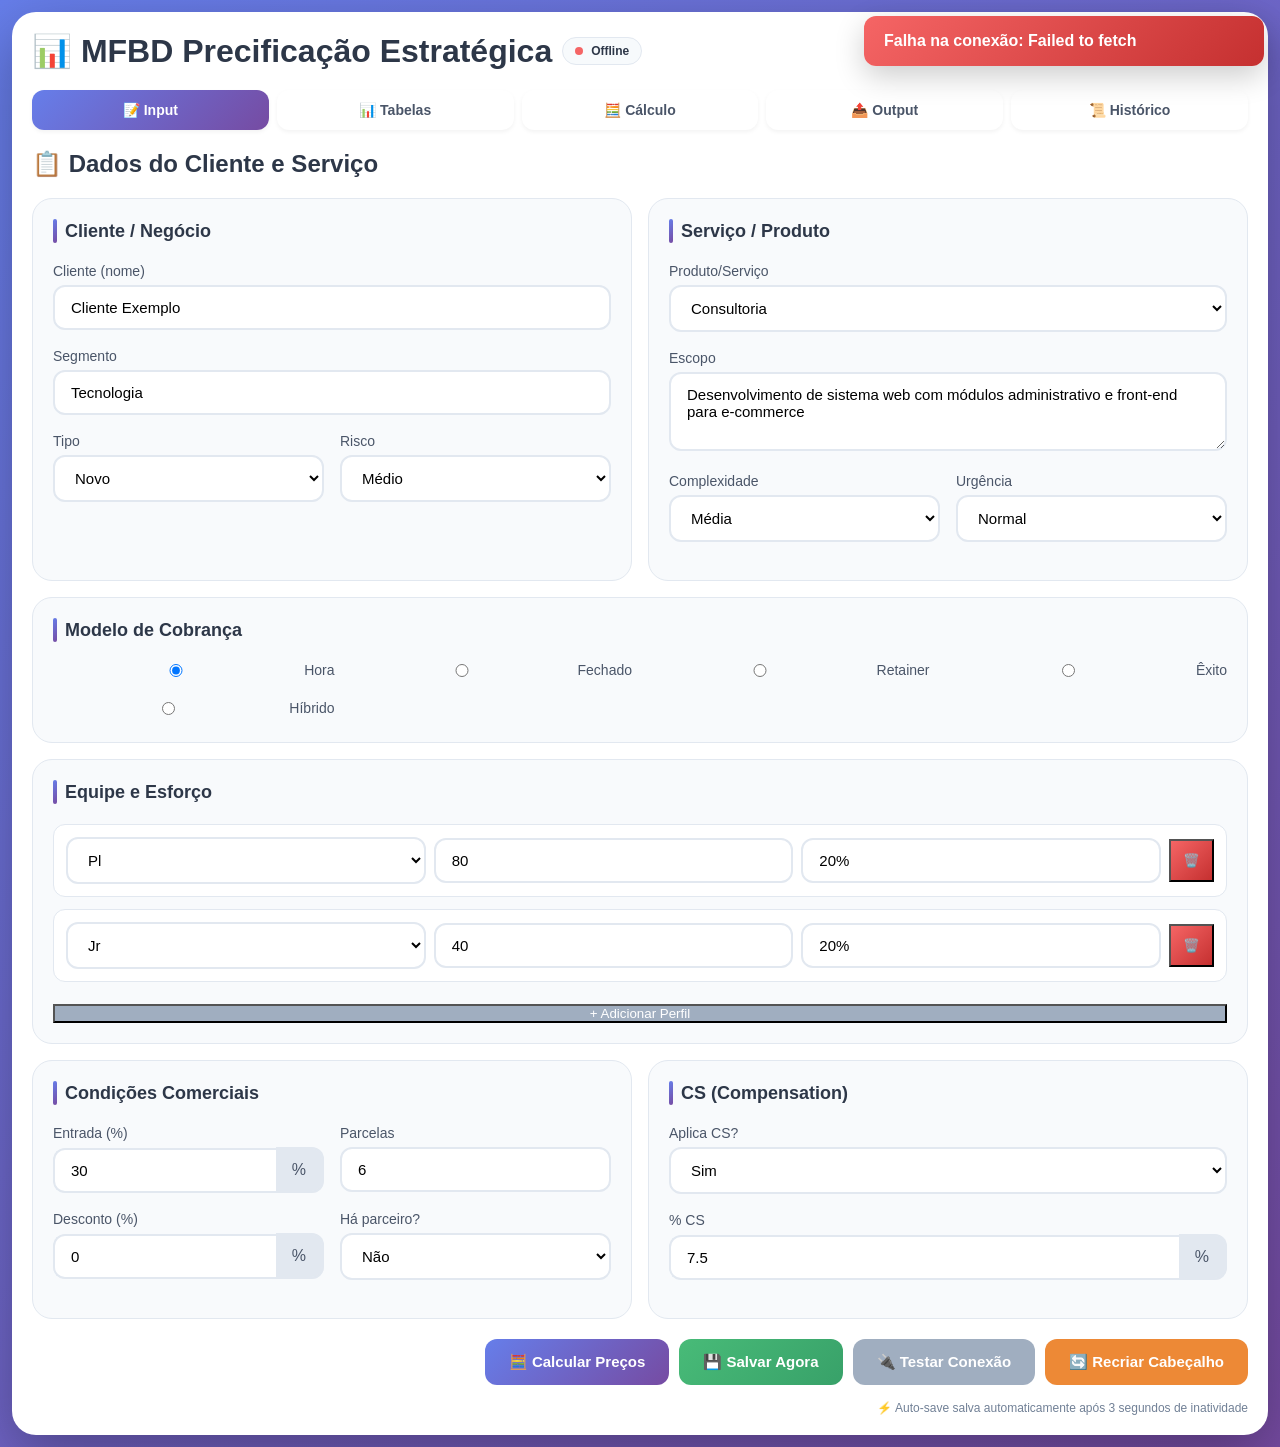
<file: teste.html>
<!DOCTYPE html>
<html lang="pt-br">
<head>
    <meta charset="UTF-8">
    <meta name="viewport" content="width=device-width, initial-scale=1.0, maximum-scale=1.0, user-scalable=yes">
    <title>MFBD - Calculadora de Precificação Estratégica</title>
    <style>
        * {
            margin: 0;
            padding: 0;
            box-sizing: border-box;
            font-family: 'Inter', -apple-system, BlinkMacSystemFont, 'Segoe UI', Roboto, sans-serif;
        }

        body {
            background: linear-gradient(135deg, #667eea 0%, #764ba2 100%);
            min-height: 100vh;
            padding: 12px;
        }

        .container {
            max-width: 1400px;
            margin: 0 auto;
            background: white;
            border-radius: 24px;
            padding: 20px;
            box-shadow: 0 20px 60px rgba(0, 0, 0, 0.3);
        }

        .header {
            display: flex;
            flex-direction: column;
            gap: 15px;
            margin-bottom: 20px;
        }

        @media (min-width: 768px) {
            .header {
                flex-direction: row;
                justify-content: space-between;
                align-items: center;
            }
        }

        h1 {
            color: #2d3748;
            font-size: clamp(1.5rem, 5vw, 2rem);
            font-weight: 700;
            display: flex;
            flex-wrap: wrap;
            align-items: center;
            gap: 10px;
        }

        .tabs {
            display: grid;
            grid-template-columns: repeat(auto-fit, minmax(80px, 1fr));
            gap: 8px;
            margin-bottom: 20px;
        }

        .tab-btn {
            padding: 12px 4px;
            background: white;
            border: none;
            border-radius: 12px;
            cursor: pointer;
            font-weight: 600;
            color: #4a5568;
            box-shadow: 0 2px 4px rgba(0,0,0,0.05);
            transition: all 0.3s ease;
            font-size: clamp(11px, 2.5vw, 14px);
            white-space: nowrap;
            overflow: hidden;
            text-overflow: ellipsis;
        }

        .tab-btn.active {
            background: linear-gradient(135deg, #667eea 0%, #764ba2 100%);
            color: white;
        }

        .tab-content {
            display: none;
        }

        .tab-content.active {
            display: block;
        }

        .grid-2, .grid-3, .grid-4 {
            display: grid;
            gap: 16px;
        }

        .grid-2 { grid-template-columns: 1fr; }
        .grid-3 { grid-template-columns: 1fr; }
        .grid-4 { grid-template-columns: 1fr; }

        @media (min-width: 640px) {
            .grid-2 { grid-template-columns: repeat(2, 1fr); }
            .grid-3 { grid-template-columns: repeat(2, 1fr); }
        }

        @media (min-width: 1024px) {
            .grid-3 { grid-template-columns: repeat(3, 1fr); }
            .grid-4 { grid-template-columns: repeat(4, 1fr); }
        }

        .card {
            background: #f8fafc;
            border-radius: 20px;
            padding: 20px;
            border: 1px solid #e2e8f0;
        }

        .card-header {
            font-size: 18px;
            font-weight: 600;
            margin-bottom: 20px;
            color: #2d3748;
            display: flex;
            align-items: center;
            gap: 8px;
        }

        .card-header::before {
            content: '';
            width: 4px;
            height: 24px;
            background: linear-gradient(135deg, #667eea 0%, #764ba2 100%);
            border-radius: 4px;
        }

        .form-group {
            margin-bottom: 18px;
        }

        label {
            display: block;
            margin-bottom: 6px;
            font-weight: 500;
            color: #4a5568;
            font-size: 14px;
        }

        input, select, textarea {
            width: 100%;
            padding: 12px 16px;
            border: 2px solid #e2e8f0;
            border-radius: 12px;
            font-size: 15px;
            transition: all 0.3s;
            background: white;
        }

        input:focus, select:focus, textarea:focus {
            outline: none;
            border-color: #667eea;
            box-shadow: 0 0 0 3px rgba(102, 126, 234, 0.1);
        }

        .input-group {
            display: flex;
            align-items: center;
        }

        .input-group input {
            flex: 1;
            border-top-right-radius: 0;
            border-bottom-right-radius: 0;
            border-right: none;
        }

        .input-group span {
            background: #e2e8f0;
            color: #4a5568;
            padding: 12px 16px;
            border: 2px solid #e2e8f0;
            border-left: none;
            border-radius: 0 12px 12px 0;
            font-weight: 500;
        }

        .perfil-row {
            display: grid;
            grid-template-columns: 1fr 1fr 1fr auto;
            gap: 8px;
            margin-bottom: 12px;
            align-items: center;
            background: white;
            padding: 12px;
            border-radius: 12px;
            border: 1px solid #e2e8f0;
        }

        @media (max-width: 480px) {
            .perfil-row {
                grid-template-columns: 1fr;
                gap: 10px;
            }
            
            .perfil-row button {
                width: 100%;
            }
        }

        .table-responsive {
            overflow-x: auto;
            -webkit-overflow-scrolling: touch;
            margin: 0 -20px;
            padding: 0 20px;
        }

        table {
            width: 100%;
            border-collapse: collapse;
            font-size: 14px;
        }

        th {
            background: linear-gradient(135deg, #667eea 0%, #764ba2 100%);
            color: white;
            padding: 12px 8px;
            font-weight: 500;
            white-space: nowrap;
        }

        th:first-child { border-radius: 12px 0 0 12px; }
        th:last-child { border-radius: 0 12px 12px 0; }

        td {
            padding: 12px 8px;
            background: white;
            border-bottom: 1px solid #e2e8f0;
        }

        td.money {
            text-align: right;
            font-family: monospace;
            font-weight: 600;
        }

        td.percent {
            text-align: right;
            font-weight: 600;
        }

        .history-table {
            overflow-x: auto;
            -webkit-overflow-scrolling: touch;
            margin: 0 -20px;
            padding: 0 20px;
            max-height: 600px;
            overflow-y: auto;
        }

        .history-table table {
            min-width: 2500px;
        }

        .history-table th {
            position: sticky;
            top: 0;
            z-index: 10;
        }

        .price-box {
            background: white;
            border-radius: 20px;
            padding: 20px;
            text-align: center;
            border: 1px solid #e2e8f0;
        }

        .price-box.piso { border-top: 4px solid #ed8936; }
        .price-box.alvo { border-top: 4px solid #48bb78; }
        .price-box.premium { border-top: 4px solid #9f7aea; }

        .price-title {
            font-size: 14px;
            color: #718096;
            margin-bottom: 10px;
            text-transform: uppercase;
            letter-spacing: 1px;
        }

        .price-amount {
            font-size: clamp(24px, 6vw, 36px);
            font-weight: 800;
            color: #2d3748;
        }

        .btn {
            padding: 14px 24px;
            border: none;
            border-radius: 12px;
            cursor: pointer;
            font-weight: 600;
            font-size: 15px;
            transition: all 0.3s ease;
            display: inline-flex;
            align-items: center;
            justify-content: center;
            gap: 8px;
        }

        .btn-primary {
            background: linear-gradient(135deg, #667eea 0%, #764ba2 100%);
            color: white;
        }

        .btn-success {
            background: linear-gradient(135deg, #48bb78 0%, #38a169 100%);
            color: white;
        }

        .btn-danger {
            background: linear-gradient(135deg, #f56565 0%, #c53030 100%);
            color: white;
        }

        .btn-secondary {
            background: #a0aec0;
            color: white;
        }

        .btn-warning {
            background: #ed8936;
            color: white;
        }

        .alert {
            padding: 16px 20px;
            border-radius: 12px;
            margin-bottom: 15px;
            font-weight: 500;
        }

        .alert-warning {
            background: #feebc8;
            color: #7b341e;
            border-left: 4px solid #ed8936;
        }

        .alert-danger {
            background: #fed7d7;
            color: #742a2a;
            border-left: 4px solid #f56565;
        }

        .alert-success {
            background: #c6f6d5;
            color: #22543d;
            border-left: 4px solid #48bb78;
        }

        .alert-info {
            background: #bee3f8;
            color: #2c5282;
            border-left: 4px solid #4299e1;
        }

        .sync-indicator {
            display: inline-flex;
            align-items: center;
            gap: 8px;
            padding: 6px 12px;
            border-radius: 100px;
            font-size: 12px;
            font-weight: 600;
            background: #f7fafc;
            border: 1px solid #e2e8f0;
        }

        .sync-dot {
            width: 8px;
            height: 8px;
            border-radius: 50%;
        }

        .sync-dot.online { background: #48bb78; animation: pulse 2s infinite; }
        .sync-dot.offline { background: #f56565; }
        .sync-dot.syncing { background: #ed8936; animation: pulse 1s infinite; }

        .status-badge {
            padding: 4px 8px;
            border-radius: 100px;
            font-size: 11px;
            font-weight: 600;
            text-align: center;
            display: inline-block;
            min-width: 80px;
        }

        .status-pendente {
            background: #feebc8;
            color: #7b341e;
        }

        .status-ganho {
            background: #c6f6d5;
            color: #22543d;
        }

        .status-perdido {
            background: #fed7d7;
            color: #742a2a;
        }

        .notification {
            position: fixed;
            top: 16px;
            right: 16px;
            left: 16px;
            padding: 16px 20px;
            border-radius: 12px;
            color: white;
            font-weight: 600;
            z-index: 1000;
            animation: slideIn 0.3s ease;
            box-shadow: 0 10px 30px rgba(0,0,0,0.2);
        }

        @media (min-width: 640px) {
            .notification {
                left: auto;
                width: 400px;
            }
        }

        .notification.success { background: linear-gradient(135deg, #48bb78 0%, #38a169 100%); }
        .notification.error { background: linear-gradient(135deg, #f56565 0%, #c53030 100%); }
        .notification.warning { background: linear-gradient(135deg, #ed8936 0%, #dd6b20 100%); }

        .loading {
            display: inline-block;
            width: 20px;
            height: 20px;
            border: 3px solid rgba(255,255,255,.3);
            border-radius: 50%;
            border-top-color: white;
            animation: spin 1s linear infinite;
        }

        .action-bar {
            display: flex;
            flex-direction: column;
            gap: 10px;
            margin-top: 20px;
        }

        @media (min-width: 640px) {
            .action-bar {
                flex-direction: row;
                justify-content: flex-end;
            }
        }

        .action-buttons {
            display: flex;
            gap: 6px;
            flex-wrap: wrap;
        }

        .action-buttons button {
            padding: 6px 10px;
            font-size: 12px;
            border-radius: 8px;
            border: none;
            cursor: pointer;
        }

        .edit-mode-badge {
            background: linear-gradient(135deg, #ed8936 0%, #dd6b20 100%);
            color: white;
            padding: 4px 12px;
            border-radius: 100px;
            font-size: 12px;
            font-weight: 600;
            display: none;
        }

        .edit-mode-badge.active {
            display: inline-block;
        }

        @keyframes slideIn {
            from {
                transform: translateY(-100%);
                opacity: 0;
            }
            to {
                transform: translateY(0);
                opacity: 1;
            }
        }

        @keyframes pulse {
            0%, 100% { opacity: 1; transform: scale(1); }
            50% { opacity: 0.5; transform: scale(1.2); }
        }

        @keyframes spin {
            to { transform: rotate(360deg); }
        }

        .mt-4 { margin-top: 16px; }
        .mb-4 { margin-bottom: 16px; }
        .mb-6 { margin-bottom: 24px; }
        .ml-2 { margin-left: 8px; }
        .text-small { font-size: 12px; color: #718096; }
    </style>
</head>
<body>
    <div class="container">
        <div class="header">
            <h1>
                📊 MFBD Precificação Estratégica
                <span id="syncIndicator" class="sync-indicator">
                    <span id="syncDot" class="sync-dot offline"></span>
                    <span id="syncText">Offline</span>
                </span>
                <span id="editModeBadge" class="edit-mode-badge">✏️ Editando</span>
            </h1>
            <div>
                <span class="sync-indicator">⏺️ Auto-save: <span id="autoSaveStatus">Ativo</span></span>
            </div>
        </div>
        
        <div class="tabs">
            <button class="tab-btn active" onclick="showTab('input', this)">📝 Input</button>
            <button class="tab-btn" onclick="showTab('tabelas', this)">📊 Tabelas</button>
            <button class="tab-btn" onclick="showTab('calculo', this)">🧮 Cálculo</button>
            <button class="tab-btn" onclick="showTab('output', this)">📤 Output</button>
            <button class="tab-btn" onclick="showTab('historico', this)">📜 Histórico</button>
        </div>

        <!-- Aba INPUT -->
        <div id="tab-input" class="tab-content active">
            <h2 style="margin-bottom: 20px; color: #2d3748;">📋 Dados do Cliente e Serviço</h2>
            
            <div class="grid-2">
                <div class="card">
                    <div class="card-header">Cliente / Negócio</div>
                    <div class="form-group">
                        <label>Cliente (nome)</label>
                        <input type="text" id="cliente_nome" placeholder="Digite o nome do cliente" value="Cliente Exemplo">
                    </div>
                    <div class="form-group">
                        <label>Segmento</label>
                        <input type="text" id="segmento" placeholder="Ex: Tecnologia, Varejo" value="Tecnologia">
                    </div>
                    <div class="grid-2">
                        <div class="form-group">
                            <label>Tipo</label>
                            <select id="tipo_cliente">
                                <option value="Novo">Novo</option>
                                <option value="Recorrente">Recorrente</option>
                                <option value="Indicação">Indicação</option>
                            </select>
                        </div>
                        <div class="form-group">
                            <label>Risco</label>
                            <select id="risco_inadimplencia">
                                <option value="Baixo">Baixo</option>
                                <option value="Médio" selected>Médio</option>
                                <option value="Alto">Alto</option>
                            </select>
                        </div>
                    </div>
                </div>

                <div class="card">
                    <div class="card-header">Serviço / Produto</div>
                    <div class="form-group">
                        <label>Produto/Serviço</label>
                        <select id="produto">
                            <option value="Consultoria">Consultoria</option>
                            <option value="Desenvolvimento">Desenvolvimento</option>
                            <option value="Design">Design</option>
                            <option value="Marketing">Marketing</option>
                            <option value="Treinamento">Treinamento</option>
                            <option value="Suporte">Suporte</option>
                            <option value="Infraestrutura">Infraestrutura</option>
                            <option value="Segurança">Segurança</option>
                            <option value="Cloud">Cloud</option>
                            <option value="Outros">Outros</option>
                        </select>
                    </div>
                    <div class="form-group">
                        <label>Escopo</label>
                        <textarea id="escopo" rows="3" placeholder="Descreva o escopo do serviço...">Desenvolvimento de sistema web com módulos administrativo e front-end para e-commerce</textarea>
                    </div>
                    <div class="grid-2">
                        <div class="form-group">
                            <label>Complexidade</label>
                            <select id="complexidade">
                                <option value="Baixa">Baixa</option>
                                <option value="Média" selected>Média</option>
                                <option value="Alta">Alta</option>
                            </select>
                        </div>
                        <div class="form-group">
                            <label>Urgência</label>
                            <select id="urgencia">
                                <option value="Normal" selected>Normal</option>
                                <option value="Urgente">Urgente</option>
                            </select>
                        </div>
                    </div>
                </div>
            </div>

            <div class="card mt-4">
                <div class="card-header">Modelo de Cobrança</div>
                <div class="grid-4">
                    <label style="display: flex; align-items: center; gap: 5px;">
                        <input type="radio" name="modelo_cobranca" value="Hora" checked> Hora
                    </label>
                    <label style="display: flex; align-items: center; gap: 5px;">
                        <input type="radio" name="modelo_cobranca" value="Preço fechado"> Fechado
                    </label>
                    <label style="display: flex; align-items: center; gap: 5px;">
                        <input type="radio" name="modelo_cobranca" value="Retainer"> Retainer
                    </label>
                    <label style="display: flex; align-items: center; gap: 5px;">
                        <input type="radio" name="modelo_cobranca" value="Êxito"> Êxito
                    </label>
                    <label style="display: flex; align-items: center; gap: 5px;">
                        <input type="radio" name="modelo_cobranca" value="Híbrido"> Híbrido
                    </label>
                </div>
            </div>

            <div class="card mt-4">
                <div class="card-header">Equipe e Esforço</div>
                <div id="perfis-container">
                    <div class="perfil-row">
                        <select class="perfil-nome">
                            <option value="Estágio">Estágio</option>
                            <option value="Jr">Jr</option>
                            <option value="Pl" selected>Pl</option>
                            <option value="Sr">Sr</option>
                            <option value="Coord">Coord</option>
                            <option value="Sócio">Sócio</option>
                        </select>
                        <input type="number" class="perfil-horas" placeholder="Horas" value="80" min="0" step="1">
                        <input type="text" class="perfil-buffer" placeholder="Buffer %" readonly value="20%">
                        <button type="button" class="btn-danger" onclick="removerPerfil(this)" style="padding: 12px;">🗑️</button>
                    </div>
                    <div class="perfil-row">
                        <select class="perfil-nome">
                            <option value="Estágio">Estágio</option>
                            <option value="Jr" selected>Jr</option>
                            <option value="Pl">Pl</option>
                            <option value="Sr">Sr</option>
                            <option value="Coord">Coord</option>
                            <option value="Sócio">Sócio</option>
                        </select>
                        <input type="number" class="perfil-horas" placeholder="Horas" value="40" min="0" step="1">
                        <input type="text" class="perfil-buffer" placeholder="Buffer %" readonly value="20%">
                        <button type="button" class="btn-danger" onclick="removerPerfil(this)" style="padding: 12px;">🗑️</button>
                    </div>
                </div>
                <button type="button" class="btn-secondary" onclick="adicionarPerfil()" style="margin-top: 10px; width: 100%;">+ Adicionar Perfil</button>
            </div>

            <div class="grid-2 mt-4">
                <div class="card">
                    <div class="card-header">Condições Comerciais</div>
                    <div class="grid-2">
                        <div class="form-group">
                            <label>Entrada (%)</label>
                            <div class="input-group">
                                <input type="number" id="entrada" value="30" min="0" max="100" step="1">
                                <span>%</span>
                            </div>
                        </div>
                        <div class="form-group">
                            <label>Parcelas</label>
                            <input type="number" id="parcelas" value="6" min="1" max="24" step="1">
                        </div>
                    </div>
                    <div class="grid-2">
                        <div class="form-group">
                            <label>Desconto (%)</label>
                            <div class="input-group">
                                <input type="number" id="desconto" value="0" min="0" max="100" step="1">
                                <span>%</span>
                            </div>
                        </div>
                        <div class="form-group">
                            <label>Há parceiro?</label>
                            <select id="tem_parceiro">
                                <option value="nao">Não</option>
                                <option value="sim">Sim</option>
                            </select>
                        </div>
                    </div>
                    <div id="parceiro-group" style="display: none;">
                        <div class="form-group">
                            <label>% Parceiro</label>
                            <div class="input-group">
                                <input type="number" id="percentual_parceiro" value="10" min="0" max="100" step="1">
                                <span>%</span>
                            </div>
                        </div>
                    </div>
                </div>

                <div class="card">
                    <div class="card-header">CS (Compensation)</div>
                    <div class="form-group">
                        <label>Aplica CS?</label>
                        <select id="aplica_cs">
                            <option value="sim" selected>Sim</option>
                            <option value="nao">Não</option>
                        </select>
                    </div>
                    <div id="cs-group">
                        <div class="form-group">
                            <label>% CS</label>
                            <div class="input-group">
                                <input type="number" id="percentual_cs" value="7.5" min="0" max="100" step="0.1">
                                <span>%</span>
                            </div>
                        </div>
                    </div>
                </div>
            </div>

            <div class="action-bar">
                <button type="button" class="btn btn-primary" onclick="calcularPrecos()">🧮 Calcular Preços</button>
                <button type="button" class="btn btn-success" onclick="enviarParaGoogleSheets(false)" id="btnEnviar">
                    <span id="btnEnviarTexto">💾 Salvar Agora</span>
                    <span id="btnEnviarLoading" style="display: none;" class="loading"></span>
                </button>
                <button type="button" class="btn btn-secondary" onclick="testarConexao()">🔌 Testar Conexão</button>
                <button type="button" class="btn btn-warning" onclick="recriarCabecalho()">🔄 Recriar Cabeçalho</button>
                <button type="button" class="btn btn-secondary" onclick="cancelarEdicao()" id="btnCancelar" style="display: none;">❌ Cancelar Edição</button>
            </div>
            <div class="text-small mt-4" style="text-align: right;">
                ⚡ Auto-save salva automaticamente após 3 segundos de inatividade
                <br>
                <span id="contadorAutoSave"></span>
            </div>
        </div>

        <!-- Aba TABELAS -->
        <div id="tab-tabelas" class="tab-content">
            <h2 style="margin-bottom: 20px; color: #2d3748;">⚙️ Parâmetros e Tabelas</h2>
            
            <div class="card">
                <div class="card-header">Custo-Hora por Perfil</div>
                <div class="table-responsive">
                    <table>
                        <thead>
                            <tr>
                                <th>Perfil</th>
                                <th>Remuneração (R$)</th>
                                <th>Horas/Mês</th>
                                <th>Overhead/h</th>
                                <th>Custo/h</th>
                            </tr>
                        </thead>
                        <tbody>
                            <tr>
                                <td>Estágio</td>
                                <td><input type="number" id="custo_estagio" value="2500" step="100" style="width: 100px;"></td>
                                <td><input type="number" id="horas_estagio" value="150" step="5" style="width: 80px;"></td>
                                <td rowspan="6"><input type="number" id="overhead_hora" value="20" step="1" style="width: 70px;"></td>
                                <td id="custo_completo_estagio" class="money">R$ 36,67</td>
                            </tr>
                            <tr>
                                <td>Jr</td>
                                <td><input type="number" id="custo_jr" value="5000" step="100" style="width: 100px;"></td>
                                <td><input type="number" id="horas_jr" value="150" step="5" style="width: 80px;"></td>
                                <td id="custo_completo_jr" class="money">R$ 53,33</td>
                            </tr>
                            <tr>
                                <td>Pl</td>
                                <td><input type="number" id="custo_pl" value="8000" step="100" style="width: 100px;"></td>
                                <td><input type="number" id="horas_pl" value="150" step="5" style="width: 80px;"></td>
                                <td id="custo_completo_pl" class="money">R$ 73,33</td>
                            </tr>
                            <tr>
                                <td>Sr</td>
                                <td><input type="number" id="custo_sr" value="12000" step="100" style="width: 100px;"></td>
                                <td><input type="number" id="horas_sr" value="150" step="5" style="width: 80px;"></td>
                                <td id="custo_completo_sr" class="money">R$ 100,00</td>
                            </tr>
                            <tr>
                                <td>Coord</td>
                                <td><input type="number" id="custo_coord" value="15000" step="100" style="width: 100px;"></td>
                                <td><input type="number" id="horas_coord" value="150" step="5" style="width: 80px;"></td>
                                <td id="custo_completo_coord" class="money">R$ 120,00</td>
                            </tr>
                            <tr>
                                <td>Sócio</td>
                                <td><input type="number" id="custo_socio" value="20000" step="100" style="width: 100px;"></td>
                                <td><input type="number" id="horas_socio" value="150" step="5" style="width: 80px;"></td>
                                <td id="custo_completo_socio" class="money">R$ 153,33</td>
                            </tr>
                        </tbody>
                    </table>
                </div>
            </div>

            <div class="grid-2 mt-4">
                <div class="card">
                    <div class="card-header">Margens-Alvo</div>
                    <div class="table-responsive">
                        <table>
                            <thead>
                                <tr>
                                    <th>Tipo</th>
                                    <th>Alvo (%)</th>
                                    <th>Piso (%)</th>
                                </tr>
                            </thead>
                            <tbody>
                                <tr>
                                    <td>Hora</td>
                                    <td><input type="number" id="margem_alvo_hora" value="55" step="1" style="width: 70px;"></td>
                                    <td><input type="number" id="margem_piso_hora" value="40" step="1" style="width: 70px;"></td>
                                </tr>
                                <tr>
                                    <td>Fechado</td>
                                    <td><input type="number" id="margem_alvo_fechado" value="50" step="1" style="width: 70px;"></td>
                                    <td><input type="number" id="margem_piso_fechado" value="35" step="1" style="width: 70px;"></td>
                                </tr>
                                <tr>
                                    <td>Retainer</td>
                                    <td><input type="number" id="margem_alvo_retainer" value="60" step="1" style="width: 70px;"></td>
                                    <td><input type="number" id="margem_piso_retainer" value="45" step="1" style="width: 70px;"></td>
                                </tr>
                                <tr>
                                    <td>Êxito</td>
                                    <td><input type="number" id="margem_alvo_exito" value="70" step="1" style="width: 70px;"></td>
                                    <td><input type="number" id="margem_piso_exito" value="50" step="1" style="width: 70px;"></td>
                                </tr>
                            </tbody>
                        </table>
                    </div>
                </div>

                <div class="card">
                    <div class="card-header">Impostos e Taxas</div>
                    <div class="table-responsive">
                        <table>
                            <tr>
                                <td>Regime Tributário (%)</td>
                                <td><input type="number" id="imposto" value="6" step="0.1" style="width: 80px;"></td>
                            </tr>
                            <tr>
                                <td>Taxa Pagamento (%)</td>
                                <td><input type="number" id="taxa_pagamento" value="2.5" step="0.1" style="width: 80px;"></td>
                            </tr>
                            <tr>
                                <td>Juros Parcelamento (%)</td>
                                <td><input type="number" id="juros_parcelamento" value="1" step="0.1" style="width: 80px;"></td>
                            </tr>
                        </table>
                    </div>
                </div>
            </div>

            <div class="grid-2 mt-4">
                <div class="card">
                    <div class="card-header">Buffers Automáticos</div>
                    <div class="table-responsive">
                        <table>
                            <thead>
                                <tr>
                                    <th>Critério</th>
                                    <th>Nível</th>
                                    <th>Buffer %</th>
                                </tr>
                            </thead>
                            <tbody>
                                <tr>
                                    <td>Complexidade</td>
                                    <td>Baixa</td>
                                    <td><input type="number" id="buffer_complexidade_baixa" value="10" step="1" style="width: 70px;"></td>
                                </tr>
                                <tr>
                                    <td>Complexidade</td>
                                    <td>Média</td>
                                    <td><input type="number" id="buffer_complexidade_media" value="20" step="1" style="width: 70px;"></td>
                                </tr>
                                <tr>
                                    <td>Complexidade</td>
                                    <td>Alta</td>
                                    <td><input type="number" id="buffer_complexidade_alta" value="30" step="1" style="width: 70px;"></td>
                                </tr>
                                <tr>
                                    <td>Urgência</td>
                                    <td>Normal</td>
                                    <td><input type="number" id="buffer_urgencia_normal" value="0" step="1" style="width: 70px;"></td>
                                </tr>
                                <tr>
                                    <td>Urgência</td>
                                    <td>Urgente</td>
                                    <td><input type="number" id="buffer_urgencia_urgente" value="20" step="1" style="width: 70px;"></td>
                                </tr>
                            </tbody>
                        </table>
                    </div>
                </div>

                <div class="card">
                    <div class="card-header">CS Padrão</div>
                    <div class="form-group">
                        <label>Percentual CS (%)</label>
                        <input type="number" id="cs_padrao" value="7.5" step="0.1">
                    </div>
                </div>
            </div>

            <div class="action-bar mt-4">
                <button type="button" class="btn btn-primary" onclick="atualizarTabelas()">🔄 Atualizar Parâmetros</button>
            </div>
        </div>

        <!-- Aba CÁLCULO -->
        <div id="tab-calculo" class="tab-content">
            <h2 style="margin-bottom: 20px; color: #2d3748;">🧮 Memória de Cálculo</h2>
            
            <div class="card">
                <div class="table-responsive">
                    <table>
                        <thead>
                            <tr>
                                <th>Item</th>
                                <th>Descrição</th>
                                <th>Valor</th>
                            </tr>
                        </thead>
                        <tbody id="tabela-calculo">
                            <tr>
                                <td>1</td>
                                <td>Custo Direto Total</td>
                                <td id="calculo-custo-direto" class="money">R$ 0,00</td>
                            </tr>
                            <tr>
                                <td>2</td>
                                <td>Buffer Complexidade</td>
                                <td id="calculo-buffer-complexidade" class="percent">20%</td>
                            </tr>
                            <tr>
                                <td>3</td>
                                <td>Buffer Urgência</td>
                                <td id="calculo-buffer-urgencia" class="percent">0%</td>
                            </tr>
                            <tr>
                                <td>4</td>
                                <td>Custo Direto c/ Buffer</td>
                                <td id="calculo-custo-buffer" class="money">R$ 0,00</td>
                            </tr>
                            <tr>
                                <td>5</td>
                                <td>Custo Overhead Total</td>
                                <td id="calculo-overhead" class="money">R$ 0,00</td>
                            </tr>
                            <tr style="font-weight: bold; background-color: #f0f0f0;">
                                <td>6</td>
                                <td>CUSTO TOTAL (4+5)</td>
                                <td id="calculo-custo-total" class="money">R$ 0,00</td>
                            </tr>
                            <tr>
                                <td>7</td>
                                <td>Custo Parcelamento</td>
                                <td id="calculo-custo-parcelamento" class="money">R$ 0,00</td>
                            </tr>
                            <tr>
                                <td>8</td>
                                <td>Margem Piso (%)</td>
                                <td id="calculo-margem-piso" class="percent">40,0%</td>
                            </tr>
                            <tr>
                                <td>9</td>
                                <td>PREÇO PISO</td>
                                <td id="calculo-preco-piso" class="money">R$ 0,00</td>
                            </tr>
                            <tr>
                                <td>10</td>
                                <td>Margem Alvo (%)</td>
                                <td id="calculo-margem-alvo" class="percent">55,0%</td>
                            </tr>
                            <tr>
                                <td>11</td>
                                <td>PREÇO ALVO</td>
                                <td id="calculo-preco-alvo" class="money">R$ 0,00</td>
                            </tr>
                            <tr>
                                <td>12</td>
                                <td>Deduções (Imp+CS+Parceiro)</td>
                                <td id="calculo-deducoes" class="percent">13,5%</td>
                            </tr>
                            <tr>
                                <td>13</td>
                                <td>PREÇO PREMIUM</td>
                                <td id="calculo-preco-premium" class="money">R$ 0,00</td>
                            </tr>
                            <tr>
                                <td>14</td>
                                <td>Receita Líquida</td>
                                <td id="calculo-receita-liquida" class="money">R$ 0,00</td>
                            </tr>
                            <tr>
                                <td>15</td>
                                <td>Margem Líquida (R$)</td>
                                <td id="calculo-margem-liquida-r$" class="money">R$ 0,00</td>
                            </tr>
                            <tr>
                                <td>16</td>
                                <td>Margem Líquida (%)</td>
                                <td id="calculo-margem-liquida" class="percent">0,0%</td>
                            </tr>
                        </tbody>
                    </table>
                </div>
            </div>
        </div>

        <!-- Aba OUTPUT -->
        <div id="tab-output" class="tab-content">
            <h2 style="margin-bottom: 20px; color: #2d3748;">📤 Proposta Comercial</h2>
            
            <div id="alertas-container"></div>
            
            <div class="grid-3 mb-6">
                <div class="price-box piso">
                    <div class="price-title">PREÇO PISO</div>
                    <div class="price-amount" id="output-preco-piso">R$ 0,00</div>
                    <div style="font-size: 12px; color: #666;">Não vender abaixo</div>
                </div>
                <div class="price-box alvo">
                    <div class="price-title">PREÇO ALVO</div>
                    <div class="price-amount" id="output-preco-alvo">R$ 0,00</div>
                    <div style="font-size: 12px; color: #666;">Recomendado</div>
                </div>
                <div class="price-box premium">
                    <div class="price-title">PREÇO PREMIUM</div>
                    <div class="price-amount" id="output-preco-premium">R$ 0,00</div>
                    <div style="font-size: 12px; color: #666;">Valor agregado</div>
                </div>
            </div>
            
            <div class="grid-2">
                <div class="card">
                    <div class="card-header">Detalhamento Financeiro</div>
                    <div class="table-responsive">
                        <table style="width: 100%;">
                            <tr>
                                <td>Custo Total Estimado:</td>
                                <td class="money"><strong id="output-custo-total">R$ 0,00</strong></td>
                            </tr>
                            <tr>
                                <td>Impostos Estimados:</td>
                                <td class="money"><strong id="output-impostos">R$ 0,00</strong></td>
                            </tr>
                            <tr>
                                <td>CS Estimado:</td>
                                <td class="money"><strong id="output-cs">R$ 0,00</strong></td>
                            </tr>
                            <tr>
                                <td>Custo Parcelamento:</td>
                                <td class="money"><strong id="output-custo-parcelamento">R$ 0,00</strong></td>
                            </tr>
                            <tr>
                                <td>Margem Líquida (R$):</td>
                                <td class="money"><strong id="output-margem-r$">R$ 0,00</strong></td>
                            </tr>
                            <tr>
                                <td>Margem Líquida (%):</td>
                                <td class="percent"><strong id="output-margem">0,0%</strong></td>
                            </tr>
                        </table>
                    </div>
                </div>
                
                <div class="card">
                    <div class="card-header">Condições de Pagamento</div>
                    <div class="table-responsive">
                        <table style="width: 100%;">
                            <tr>
                                <td>Entrada:</td>
                                <td class="money"><strong id="output-entrada">R$ 0,00</strong></td>
                            </tr>
                            <tr>
                                <td>Parcelas:</td>
                                <td class="money"><strong id="output-parcelas">6x de R$ 0,00</strong></td>
                            </tr>
                            <tr>
                                <td>Valor Total c/ Juros:</td>
                                <td class="money"><strong id="output-total-juros">R$ 0,00</strong></td>
                            </tr>
                            <tr>
                                <td>Valor Total à Vista:</td>
                                <td class="money"><strong id="output-total">R$ 0,00</strong></td>
                            </tr>
                        </table>
                    </div>
                </div>
            </div>
        </div>

        <!-- Aba HISTÓRICO -->
        <div id="tab-historico" class="tab-content">
            <h2 style="margin-bottom: 20px; color: #2d3748;">📜 Histórico Completo de Simulações</h2>
            
            <div class="action-bar mb-4">
                <button type="button" class="btn btn-primary" onclick="carregarHistoricoDoGoogle()">
                    🔄 Sincronizar Agora
                </button>
                <button type="button" class="btn btn-danger" onclick="limparHistoricoLocal()">
                    🗑️ Limpar Visualização
                </button>
                <button type="button" class="btn btn-success" onclick="exportarCSV()">
                    📥 Exportar CSV
                </button>
                <button type="button" class="btn btn-warning" onclick="recriarCabecalho()">
                    🔧 Recriar Cabeçalho
                </button>
            </div>
            
            <div class="history-table">
                <table>
                    <thead>
                        <tr>
                            <th>ID</th>
                            <th>Data/Hora</th>
                            <th>Cliente</th>
                            <th>Segmento</th>
                            <th>Tipo</th>
                            <th>Risco</th>
                            <th>Produto</th>
                            <th>Escopo</th>
                            <th>Complexidade</th>
                            <th>Urgência</th>
                            <th>Modelo</th>
                            <th>Entrada</th>
                            <th>Parcelas</th>
                            <th>Desconto</th>
                            <th>Parceiro</th>
                            <th>% Parceiro</th>
                            <th>CS</th>
                            <th>% CS</th>
                            <th>Perfis</th>
                            <th>Overhead</th>
                            <th>Custo Estágio</th>
                            <th>Custo Jr</th>
                            <th>Custo Pl</th>
                            <th>Custo Sr</th>
                            <th>Custo Coord</th>
                            <th>Custo Sócio</th>
                            <th>Margem Piso Hora</th>
                            <th>Margem Alvo Hora</th>
                            <th>Margem Piso Fechado</th>
                            <th>Margem Alvo Fechado</th>
                            <th>Margem Piso Retainer</th>
                            <th>Margem Alvo Retainer</th>
                            <th>Margem Piso Êxito</th>
                            <th>Margem Alvo Êxito</th>
                            <th>Imposto</th>
                            <th>Taxa Pag</th>
                            <th>Juros</th>
                            <th>Buffer C Baixa</th>
                            <th>Buffer C Média</th>
                            <th>Buffer C Alta</th>
                            <th>Buffer U Normal</th>
                            <th>Buffer U Urgente</th>
                            <th>Custo Direto</th>
                            <th>Buffer C %</th>
                            <th>Buffer U %</th>
                            <th>Custo c/ Buffer</th>
                            <th>Overhead Total</th>
                            <th>Custo Total</th>
                            <th>Custo Parc</th>
                            <th>Margem Piso %</th>
                            <th>Preço Piso</th>
                            <th>Margem Alvo %</th>
                            <th>Preço Alvo</th>
                            <th>Deduções %</th>
                            <th>Preço Premium</th>
                            <th>Receita Líq</th>
                            <th>Margem Líq R$</th>
                            <th>Margem Líq %</th>
                            <th>Valor Entrada</th>
                            <th>Valor Parcela</th>
                            <th>Total c/ Juros</th>
                            <th>Status</th>
                            <th>Observações</th>
                            <th>Ações</th>
                        </tr>
                    </thead>
                    <tbody id="historico-lista">
                        <tr>
                            <td colspan="68" style="text-align: center; padding: 40px;">
                                <div style="display: flex; flex-direction: column; align-items: center; gap: 20px;">
                                    <span style="font-size: 48px;">📊</span>
                                    <span style="font-size: 16px; color: #718096;">Clique em "Sincronizar Agora" para carregar os dados</span>
                                </div>
                            </td>
                        </tr>
                    </tbody>
                </table>
            </div>
            
            <div class="mt-4" style="display: flex; justify-content: space-between; align-items: center; color: #718096; font-size: 12px;">
                <span>Total de registros: <span id="total-registros">0</span></span>
                <span>Última sincronização: <span id="ultima-sincronizacao">---</span></span>
            </div>
        </div>
    </div>

    <script>
        // ===========================================
        // CONFIGURAÇÕES
        // ===========================================
        const GOOGLE_SHEETS_URL = 'https://script.google.com/macros/s/AKfycbyIMzb-2VOcZ0uCgh2V_Ug3HNXhtCQ4zz8DlVeXvhAs5w5jHKlgZrR8gJ-u8obRzwaxAg/exec';
        
        // ===========================================
        // VARIÁVEIS GLOBAIS
        // ===========================================
        let resultados = {
            custoDireto: 0,
            custoTotal: 0,
            custoParcelamento: 0,
            precoPiso: 0,
            precoAlvo: 0,
            precoPremium: 0,
            margemPiso: 0,
            margemAlvo: 0,
            margemLiquida: 0,
            impostos: 0,
            cs: 0,
            receitaLiquida: 0,
            margemLiquidaR$: 0,
            perfis: []
        };

        let editandoId = null;
        let syncTimeout = null;
        let syncQueue = [];
        let isOnline = false;
        let historicoCompleto = [];
        let salvando = false;
        let ultimoSalvamento = 0;

        // ===========================================
        // INICIALIZAÇÃO
        // ===========================================
        document.addEventListener('DOMContentLoaded', function() {
            configurarAutoSave();
            atualizarBufferPerfis();
            setTimeout(calcularPrecos, 500);
            testarConexao();
            setInterval(testarConexaoSilenciosa, 30000);
            setInterval(atualizarContadorAutoSave, 1000);
            
            window.addEventListener('online', function() {
                mostrarNotificacao('Conexão restabelecida! Sincronizando...', 'success');
                processarFilaSincronizacao();
            });
        });

        function atualizarContadorAutoSave() {
            const contador = document.getElementById('contadorAutoSave');
            if (syncTimeout) {
                const segundosRestantes = Math.ceil(syncTimeout._idleTimeout / 1000);
                contador.textContent = `⏳ Auto-save em ${segundosRestantes}s`;
            } else {
                contador.textContent = '';
            }
        }

        // ===========================================
        // FUNÇÕES DE CONFIGURAÇÃO
        // ===========================================
        function configurarAutoSave() {
            document.querySelectorAll('input, select, textarea').forEach(element => {
                element.addEventListener('input', agendarSincronizacaoAutomatica);
                element.addEventListener('change', function() {
                    if (this.id === 'complexidade' || this.id === 'urgencia') {
                        atualizarBufferPerfis();
                    }
                    if (this.id === 'tem_parceiro') {
                        toggleParceiro();
                    }
                    if (this.id === 'aplica_cs') {
                        toggleCS();
                    }
                    agendarSincronizacaoAutomatica();
                });
            });
            
            document.querySelectorAll('input[name="modelo_cobranca"]').forEach(radio => {
                radio.addEventListener('change', agendarSincronizacaoAutomatica);
            });
        }

        function showTab(tabName, element) {
            document.querySelectorAll('.tab-content').forEach(tab => tab.classList.remove('active'));
            document.querySelectorAll('.tab-btn').forEach(btn => btn.classList.remove('active'));
            
            document.getElementById(`tab-${tabName}`).classList.add('active');
            element.classList.add('active');
            
            if (tabName === 'historico') carregarHistoricoDoGoogle();
        }

        // ===========================================
        // FUNÇÕES DE NOTIFICAÇÃO E STATUS
        // ===========================================
        function mostrarNotificacao(mensagem, tipo = 'success') {
            const notification = document.createElement('div');
            notification.className = `notification ${tipo}`;
            notification.textContent = mensagem;
            document.body.appendChild(notification);
            
            setTimeout(() => {
                notification.remove();
            }, 5000);
        }

        function atualizarStatusSincronizacao(status, mensagem) {
            const dot = document.getElementById('syncDot');
            const text = document.getElementById('syncText');
            
            dot.className = `sync-dot ${status}`;
            
            if (status === 'online') {
                text.textContent = mensagem || 'Online';
                isOnline = true;
            } else if (status === 'syncing') {
                text.textContent = mensagem || 'Sincronizando...';
            } else {
                text.textContent = mensagem || 'Offline';
                isOnline = false;
            }
        }

        // ===========================================
        // FUNÇÕES DE SINCRONIZAÇÃO
        // ===========================================
        function agendarSincronizacaoAutomatica() {
            if (syncTimeout) {
                clearTimeout(syncTimeout);
            }
            
            calcularPrecos();
            
            syncTimeout = setTimeout(() => {
                if (isOnline) {
                    enviarParaGoogleSheets(true);
                } else {
                    adicionarFilaSincronizacao();
                    atualizarStatusSincronizacao('offline', 'Offline - Pendente');
                    mostrarNotificacao('Offline. Dados serão sincronizados quando online.', 'warning');
                }
            }, 3000);
        }

        function adicionarFilaSincronizacao() {
            const dadosAtuais = coletarDadosCompletos();
            
            const ultimoItem = syncQueue[syncQueue.length - 1];
            if (ultimoItem && JSON.stringify(ultimoItem.dados) === JSON.stringify(dadosAtuais)) {
                return;
            }
            
            syncQueue.push({
                timestamp: new Date().toISOString(),
                dados: dadosAtuais
            });
            
            if (syncQueue.length > 20) syncQueue = syncQueue.slice(-20);
            localStorage.setItem('syncQueue', JSON.stringify(syncQueue));
        }

        async function processarFilaSincronizacao() {
            if (syncQueue.length === 0 || salvando) return;
            
            salvando = true;
            atualizarStatusSincronizacao('syncing', `Sincronizando ${syncQueue.length}...`);
            
            const itensParaProcessar = [...syncQueue];
            let sucessos = 0, erros = 0;
            
            for (const item of itensParaProcessar) {
                try {
                    await enviarDadosParaGoogle(item.dados, true);
                    sucessos++;
                    syncQueue = syncQueue.filter(q => q.timestamp !== item.timestamp);
                    await delay(500);
                } catch (error) {
                    erros++;
                }
            }
            
            localStorage.setItem('syncQueue', JSON.stringify(syncQueue));
            salvando = false;
            
            if (erros === 0) {
                atualizarStatusSincronizacao('online', 'Sincronizado');
                if (sucessos > 0) {
                    mostrarNotificacao(`${sucessos} ${sucessos === 1 ? 'item' : 'itens'} sincronizado${sucessos === 1 ? '' : 's'}!`, 'success');
                }
            } else {
                atualizarStatusSincronizacao('online', 'Parcial');
                mostrarNotificacao(`${sucessos} sucessos, ${erros} erros`, 'warning');
            }
        }

        function delay(ms) {
            return new Promise(resolve => setTimeout(resolve, ms));
        }

        function testarConexaoSilenciosa() {
            if (!GOOGLE_SHEETS_URL || GOOGLE_SHEETS_URL === 'SUA_URL_DO_WEB_APP_AQUI') {
                atualizarStatusSincronizacao('offline', 'Não configurado');
                return;
            }
            
            fetch(GOOGLE_SHEETS_URL + '?action=test')
                .then(response => {
                    if (response.ok) {
                        atualizarStatusSincronizacao('online', 'Sincronizado');
                        isOnline = true;
                        
                        const savedQueue = localStorage.getItem('syncQueue');
                        if (savedQueue) {
                            syncQueue = JSON.parse(savedQueue);
                            if (syncQueue.length > 0) processarFilaSincronizacao();
                        }
                    } else {
                        atualizarStatusSincronizacao('offline', 'Offline');
                        isOnline = false;
                    }
                })
                .catch(() => {
                    atualizarStatusSincronizacao('offline', 'Offline');
                    isOnline = false;
                });
        }

        function testarConexao() {
            if (!GOOGLE_SHEETS_URL || GOOGLE_SHEETS_URL === 'SUA_URL_DO_WEB_APP_AQUI') {
                mostrarNotificacao('URL do Google Sheets não configurada!', 'error');
                atualizarStatusSincronizacao('offline', 'Não configurado');
                return;
            }
            
            fetch(GOOGLE_SHEETS_URL + '?action=test')
                .then(response => response.json())
                .then(data => {
                    if (data.success) {
                        atualizarStatusSincronizacao('online', 'Sincronizado');
                        mostrarNotificacao('Conexão estabelecida!', 'success');
                        
                        const savedQueue = localStorage.getItem('syncQueue');
                        if (savedQueue) {
                            syncQueue = JSON.parse(savedQueue);
                            if (syncQueue.length > 0) processarFilaSincronizacao();
                        }
                    } else {
                        atualizarStatusSincronizacao('offline', 'Offline');
                        mostrarNotificacao('Erro ao conectar', 'error');
                    }
                })
                .catch(error => {
                    atualizarStatusSincronizacao('offline', 'Offline');
                    mostrarNotificacao('Falha na conexão: ' + error.message, 'error');
                });
        }

        // ===========================================
        // FUNÇÃO PARA RECRIAR CABEÇALHO
        // ===========================================
        function recriarCabecalho() {
            if (!confirm('Isso irá recriar o cabeçalho da planilha. Os dados existentes serão preservados. Continuar?')) {
                return;
            }
            
            mostrarNotificacao('Recriando cabeçalho...', 'info');
            
            fetch(GOOGLE_SHEETS_URL + '?action=recriarCabecalho')
                .then(response => response.json())
                .then(data => {
                    if (data.success) {
                        mostrarNotificacao('Cabeçalho recriado com sucesso!', 'success');
                        carregarHistoricoDoGoogle();
                    } else {
                        mostrarNotificacao('Erro ao recriar cabeçalho: ' + (data.error || 'Erro desconhecido'), 'error');
                    }
                })
                .catch(error => {
                    mostrarNotificacao('Erro ao recriar cabeçalho: ' + error.message, 'error');
                });
        }

        // ===========================================
        // FUNÇÕES DE COLETA DE DADOS
        // ===========================================
        function coletarDadosCompletos() {
            const resultadosAtuais = calcularPrecos();
            
            const dadosInput = {
                cliente: document.getElementById('cliente_nome').value,
                segmento: document.getElementById('segmento').value,
                tipo: document.getElementById('tipo_cliente').value,
                risco: document.getElementById('risco_inadimplencia').value,
                produto: document.getElementById('produto').value,
                escopo: document.getElementById('escopo').value,
                complexidade: document.getElementById('complexidade').value,
                urgencia: document.getElementById('urgencia').value,
                modeloCobranca: document.querySelector('input[name="modelo_cobranca"]:checked')?.value || 'Hora',
                entrada: parseFloat(document.getElementById('entrada').value) || 0,
                parcelas: parseInt(document.getElementById('parcelas').value) || 6,
                desconto: parseFloat(document.getElementById('desconto').value) || 0,
                temParceiro: document.getElementById('tem_parceiro').value,
                percentualParceiro: document.getElementById('tem_parceiro').value === 'sim' ? 
                    parseFloat(document.getElementById('percentual_parceiro').value) || 0 : 0,
                aplicaCS: document.getElementById('aplica_cs').value,
                percentualCS: document.getElementById('aplica_cs').value === 'sim' ? 
                    parseFloat(document.getElementById('percentual_cs').value) || 7.5 : 0
            };
            
            let perfisArray = [];
            document.querySelectorAll('.perfil-row').forEach(row => {
                perfisArray.push({
                    nome: row.querySelector('.perfil-nome').value,
                    horas: parseFloat(row.querySelector('.perfil-horas').value) || 0
                });
            });
            
            return {
                action: 'salvar',
                timestamp: new Date().toISOString(),
                input: dadosInput,
                perfis: perfisArray,
                resultados: {
                    custoDireto: resultadosAtuais.custoDireto,
                    custoTotal: resultadosAtuais.custoTotal,
                    custoParcelamento: resultadosAtuais.custoParcelamento,
                    precoPiso: resultadosAtuais.precoPiso,
                    precoAlvo: resultadosAtuais.precoAlvo,
                    precoPremium: resultadosAtuais.precoPremium,
                    margemPiso: resultadosAtuais.margemPiso,
                    margemAlvo: resultadosAtuais.margemAlvo,
                    margemLiquida: resultadosAtuais.margemLiquida,
                    impostos: resultadosAtuais.impostos,
                    cs: resultadosAtuais.cs,
                    receitaLiquida: resultadosAtuais.receitaLiquida
                }
            };
        }

        // ===========================================
        // FUNÇÕES DE ENVIO PARA GOOGLE SHEETS
        // ===========================================
        async function enviarDadosParaGoogle(dadosCompletos, isAutoSave = false) {
            if (salvando) {
                console.log('Já está salvando, ignorando...');
                return;
            }
            
            const agora = Date.now();
            if (agora - ultimoSalvamento < 2000) {
                console.log('Salvamento muito recente, ignorando...');
                return;
            }
            
            salvando = true;
            
            return new Promise((resolve, reject) => {
                fetch(GOOGLE_SHEETS_URL, {
                    method: 'POST',
                    mode: 'no-cors',
                    headers: { 'Content-Type': 'application/json' },
                    body: JSON.stringify(dadosCompletos)
                })
                .then(() => {
                    ultimoSalvamento = Date.now();
                    if (!isAutoSave) {
                        mostrarNotificacao('✅ Dados salvos com sucesso!', 'success');
                    }
                    salvando = false;
                    resolve();
                })
                .catch(error => {
                    salvando = false;
                    if (!isAutoSave) {
                        mostrarNotificacao('❌ Erro ao salvar: ' + error.message, 'error');
                    }
                    reject(error);
                });
            });
        }

        function enviarParaGoogleSheets(isAutoSave = false) {
            if (salvando) {
                mostrarNotificacao('Já está salvando. Aguarde...', 'warning');
                return;
            }
            
            if (!GOOGLE_SHEETS_URL || GOOGLE_SHEETS_URL === 'SUA_URL_DO_WEB_APP_AQUI') {
                mostrarNotificacao('Configure a URL do Google Sheets no código!', 'error');
                return;
            }
            
            if (!isAutoSave) {
                document.getElementById('btnEnviarTexto').style.display = 'none';
                document.getElementById('btnEnviarLoading').style.display = 'inline-block';
                document.getElementById('btnEnviar').disabled = true;
            }
            
            atualizarStatusSincronizacao('syncing', 'Sincronizando...');
            
            const dadosCompletos = coletarDadosCompletos();
            
            enviarDadosParaGoogle(dadosCompletos, isAutoSave)
                .then(() => {
                    atualizarStatusSincronizacao('online', 'Sincronizado');
                    
                    if (!isAutoSave) {
                        document.getElementById('btnEnviarTexto').style.display = 'inline';
                        document.getElementById('btnEnviarLoading').style.display = 'none';
                        document.getElementById('btnEnviar').disabled = false;
                        
                        if (editandoId) {
                            editandoId = null;
                            document.getElementById('editModeBadge').classList.remove('active');
                            document.getElementById('btnCancelar').style.display = 'none';
                        }
                        
                        setTimeout(() => {
                            if (confirm('Dados salvos! Ir para o histórico?')) {
                                showTab('historico', document.querySelectorAll('.tab-btn')[4]);
                                setTimeout(carregarHistoricoDoGoogle, 2000);
                            }
                        }, 500);
                    }
                })
                .catch(error => {
                    atualizarStatusSincronizacao('offline', 'Falha');
                    adicionarFilaSincronizacao();
                    
                    if (!isAutoSave) {
                        document.getElementById('btnEnviarTexto').style.display = 'inline';
                        document.getElementById('btnEnviarLoading').style.display = 'none';
                        document.getElementById('btnEnviar').disabled = false;
                    }
                });
        }

        // ===========================================
        // FUNÇÕES DE FORMATAÇÃO
        // ===========================================
        function formatarMoeda(valor) {
            if (valor === undefined || valor === null || isNaN(valor)) return 'R$ 0,00';
            return 'R$ ' + valor.toFixed(2).replace('.', ',').replace(/\B(?=(\d{3})+(?!\d))/g, '.');
        }

        function formatarPercentual(valor) {
            if (valor === undefined || valor === null || isNaN(valor)) return '0,0%';
            return valor.toFixed(1).replace('.', ',') + '%';
        }

        function formatarNumero(valor) {
            if (valor === undefined || valor === null || isNaN(valor)) return '0,00';
            return valor.toFixed(2).replace('.', ',');
        }

        // ===========================================
        // FUNÇÕES DE CÁLCULO
        // ===========================================
        function calcularPrecos() {
            try {
                const overheadHora = parseFloat(document.getElementById('overhead_hora')?.value || 20);
                
                const custosPerfil = {
                    'Estágio': (parseFloat(document.getElementById('custo_estagio')?.value || 2500) / parseFloat(document.getElementById('horas_estagio')?.value || 150)) + overheadHora,
                    'Jr': (parseFloat(document.getElementById('custo_jr')?.value || 5000) / parseFloat(document.getElementById('horas_jr')?.value || 150)) + overheadHora,
                    'Pl': (parseFloat(document.getElementById('custo_pl')?.value || 8000) / parseFloat(document.getElementById('horas_pl')?.value || 150)) + overheadHora,
                    'Sr': (parseFloat(document.getElementById('custo_sr')?.value || 12000) / parseFloat(document.getElementById('horas_sr')?.value || 150)) + overheadHora,
                    'Coord': (parseFloat(document.getElementById('custo_coord')?.value || 15000) / parseFloat(document.getElementById('horas_coord')?.value || 150)) + overheadHora,
                    'Sócio': (parseFloat(document.getElementById('custo_socio')?.value || 20000) / parseFloat(document.getElementById('horas_socio')?.value || 150)) + overheadHora
                };

                let custoDiretoTotal = 0;
                let totalHoras = 0;
                let perfisArray = [];
                
                document.querySelectorAll('.perfil-row').forEach(row => {
                    const perfil = row.querySelector('.perfil-nome').value;
                    const horas = parseFloat(row.querySelector('.perfil-horas').value) || 0;
                    const custoHora = custosPerfil[perfil] || 0;
                    totalHoras += horas;
                    custoDiretoTotal += custoHora * horas;
                    
                    perfisArray.push({
                        nome: perfil,
                        horas: horas,
                        custoHora: custoHora,
                        custoTotal: custoHora * horas
                    });
                });

                const complexidade = document.getElementById('complexidade')?.value || 'Média';
                const urgencia = document.getElementById('urgencia')?.value || 'Normal';
                
                let bufferComplexidade = 0.2;
                if (complexidade === 'Baixa') bufferComplexidade = parseFloat(document.getElementById('buffer_complexidade_baixa')?.value || 10) / 100;
                else if (complexidade === 'Média') bufferComplexidade = parseFloat(document.getElementById('buffer_complexidade_media')?.value || 20) / 100;
                else if (complexidade === 'Alta') bufferComplexidade = parseFloat(document.getElementById('buffer_complexidade_alta')?.value || 30) / 100;
                
                let bufferUrgencia = 0;
                if (urgencia === 'Normal') bufferUrgencia = parseFloat(document.getElementById('buffer_urgencia_normal')?.value || 0) / 100;
                else if (urgencia === 'Urgente') bufferUrgencia = parseFloat(document.getElementById('buffer_urgencia_urgente')?.value || 20) / 100;
                
                const bufferTotal = (1 + bufferComplexidade) * (1 + bufferUrgencia) - 1;
                
                const custoDiretoBuffer = custoDiretoTotal * (1 + bufferTotal);
                const custoOverheadTotal = overheadHora * (totalHoras * (1 + bufferTotal));
                const custoTotal = custoDiretoBuffer + custoOverheadTotal;

                const modeloCobranca = document.querySelector('input[name="modelo_cobranca"]:checked')?.value || 'Hora';
                
                let margemPiso = 0.4, margemAlvo = 0.55;
                
                switch(modeloCobranca) {
                    case 'Hora':
                        margemPiso = parseFloat(document.getElementById('margem_piso_hora')?.value || 40) / 100;
                        margemAlvo = parseFloat(document.getElementById('margem_alvo_hora')?.value || 55) / 100;
                        break;
                    case 'Preço fechado':
                        margemPiso = parseFloat(document.getElementById('margem_piso_fechado')?.value || 35) / 100;
                        margemAlvo = parseFloat(document.getElementById('margem_alvo_fechado')?.value || 50) / 100;
                        break;
                    case 'Retainer':
                        margemPiso = parseFloat(document.getElementById('margem_piso_retainer')?.value || 45) / 100;
                        margemAlvo = parseFloat(document.getElementById('margem_alvo_retainer')?.value || 60) / 100;
                        break;
                    case 'Êxito':
                        margemPiso = parseFloat(document.getElementById('margem_piso_exito')?.value || 50) / 100;
                        margemAlvo = parseFloat(document.getElementById('margem_alvo_exito')?.value || 70) / 100;
                        break;
                }

                const precoPiso = custoTotal / (1 - margemPiso);
                const precoAlvo = custoTotal / (1 - margemAlvo);

                const numParcelas = parseInt(document.getElementById('parcelas')?.value || 6);
                const jurosParcelamento = parseFloat(document.getElementById('juros_parcelamento')?.value || 1) / 100;
                
                let custoParcelamento = 0;
                
                if (numParcelas > 1 && jurosParcelamento > 0) {
                    const valorParcela = precoAlvo / numParcelas;
                    let valorPresente = 0;
                    for (let i = 1; i <= numParcelas; i++) {
                        valorPresente += valorParcela / Math.pow(1 + jurosParcelamento, i);
                    }
                    custoParcelamento = precoAlvo - valorPresente;
                }

                const imposto = parseFloat(document.getElementById('imposto')?.value || 6) / 100;
                const csPercentual = document.getElementById('aplica_cs')?.value === 'sim' ? 
                    (parseFloat(document.getElementById('percentual_cs')?.value || 7.5) / 100) : 0;
                const parceiroPercentual = document.getElementById('tem_parceiro')?.value === 'sim' ? 
                    (parseFloat(document.getElementById('percentual_parceiro')?.value || 10) / 100) : 0;
                
                const totalDeducoes = imposto + csPercentual + parceiroPercentual;

                const precoPremium = totalDeducoes < 1 ? precoAlvo / (1 - totalDeducoes) : precoAlvo;

                const receitaLiquida = precoAlvo * (1 - totalDeducoes);
                const margemLiquidaR$ = receitaLiquida - custoTotal - custoParcelamento;
                const margemLiquida = precoAlvo > 0 ? (margemLiquidaR$ / precoAlvo) * 100 : 0;

                resultados = {
                    custoDireto: custoDiretoTotal,
                    custoTotal: custoTotal,
                    custoParcelamento: custoParcelamento,
                    precoPiso: precoPiso,
                    precoAlvo: precoAlvo,
                    precoPremium: precoPremium,
                    margemPiso: margemPiso * 100,
                    margemAlvo: margemAlvo * 100,
                    margemLiquida: margemLiquida,
                    impostos: precoAlvo * imposto,
                    cs: precoAlvo * csPercentual,
                    receitaLiquida: receitaLiquida,
                    margemLiquidaR$: margemLiquidaR$,
                    perfis: perfisArray
                };
                
                atualizarCalculo();
                atualizarOutput();
                gerarAlertas();
                
                return resultados;
            } catch (error) {
                console.error('Erro no cálculo:', error);
                mostrarNotificacao('Erro ao calcular preços', 'error');
                return resultados;
            }
        }

        function atualizarCalculo() {
            document.getElementById('calculo-custo-direto').textContent = formatarMoeda(resultados.custoDireto);
            
            const complexidade = document.getElementById('complexidade')?.value || 'Média';
            const urgencia = document.getElementById('urgencia')?.value || 'Normal';
            
            let bufferComplexidade = 20;
            if (complexidade === 'Baixa') bufferComplexidade = document.getElementById('buffer_complexidade_baixa')?.value || 10;
            else if (complexidade === 'Média') bufferComplexidade = document.getElementById('buffer_complexidade_media')?.value || 20;
            else if (complexidade === 'Alta') bufferComplexidade = document.getElementById('buffer_complexidade_alta')?.value || 30;
            
            let bufferUrgencia = 0;
            if (urgencia === 'Normal') bufferUrgencia = document.getElementById('buffer_urgencia_normal')?.value || 0;
            else if (urgencia === 'Urgente') bufferUrgencia = document.getElementById('buffer_urgencia_urgente')?.value || 20;
            
            document.getElementById('calculo-buffer-complexidade').textContent = bufferComplexidade + '%';
            document.getElementById('calculo-buffer-urgencia').textContent = bufferUrgencia + '%';
            
            const bufferTotal = (1 + bufferComplexidade/100) * (1 + bufferUrgencia/100) - 1;
            const custoDiretoBuffer = resultados.custoDireto * (1 + bufferTotal);
            
            document.getElementById('calculo-custo-buffer').textContent = formatarMoeda(custoDiretoBuffer);
            document.getElementById('calculo-overhead').textContent = formatarMoeda(resultados.custoTotal - custoDiretoBuffer);
            document.getElementById('calculo-custo-total').textContent = formatarMoeda(resultados.custoTotal);
            document.getElementById('calculo-custo-parcelamento').textContent = formatarMoeda(resultados.custoParcelamento);
            document.getElementById('calculo-margem-piso').textContent = formatarPercentual(resultados.margemPiso);
            document.getElementById('calculo-preco-piso').textContent = formatarMoeda(resultados.precoPiso);
            document.getElementById('calculo-margem-alvo').textContent = formatarPercentual(resultados.margemAlvo);
            document.getElementById('calculo-preco-alvo').textContent = formatarMoeda(resultados.precoAlvo);
            
            const imposto = parseFloat(document.getElementById('imposto')?.value || 6);
            const csPercentual = document.getElementById('aplica_cs')?.value === 'sim' ? 
                parseFloat(document.getElementById('percentual_cs')?.value || 7.5) : 0;
            const parceiroPercentual = document.getElementById('tem_parceiro')?.value === 'sim' ? 
                parseFloat(document.getElementById('percentual_parceiro')?.value || 10) : 0;
            
            const totalDeducoes = (imposto + csPercentual + parceiroPercentual);
            
            document.getElementById('calculo-deducoes').textContent = formatarPercentual(totalDeducoes);
            document.getElementById('calculo-preco-premium').textContent = formatarMoeda(resultados.precoPremium);
            document.getElementById('calculo-receita-liquida').textContent = formatarMoeda(resultados.receitaLiquida);
            document.getElementById('calculo-margem-liquida-r$').textContent = formatarMoeda(resultados.margemLiquidaR$);
            document.getElementById('calculo-margem-liquida').textContent = formatarPercentual(resultados.margemLiquida);
        }

        function atualizarOutput() {
            document.getElementById('output-preco-piso').textContent = formatarMoeda(resultados.precoPiso);
            document.getElementById('output-preco-alvo').textContent = formatarMoeda(resultados.precoAlvo);
            document.getElementById('output-preco-premium').textContent = formatarMoeda(resultados.precoPremium);
            document.getElementById('output-custo-total').textContent = formatarMoeda(resultados.custoTotal);
            document.getElementById('output-impostos').textContent = formatarMoeda(resultados.impostos);
            document.getElementById('output-cs').textContent = formatarMoeda(resultados.cs);
            document.getElementById('output-custo-parcelamento').textContent = formatarMoeda(resultados.custoParcelamento);
            document.getElementById('output-margem-r$').textContent = formatarMoeda(resultados.margemLiquidaR$);
            document.getElementById('output-margem').textContent = formatarPercentual(resultados.margemLiquida);
            
            const entradaPercentual = parseFloat(document.getElementById('entrada')?.value || 30) / 100;
            const numParcelas = parseInt(document.getElementById('parcelas')?.value || 6);
            const jurosMensal = parseFloat(document.getElementById('juros_parcelamento')?.value || 1) / 100;
            
            const valorEntrada = resultados.precoAlvo * entradaPercentual;
            const valorFinanciado = resultados.precoAlvo - valorEntrada;
            
            let valorParcela = valorFinanciado / numParcelas;
            let valorTotalJuros = resultados.precoAlvo;
            
            if (numParcelas > 1 && jurosMensal > 0 && valorFinanciado > 0) {
                const fator = (jurosMensal * Math.pow(1 + jurosMensal, numParcelas)) / (Math.pow(1 + jurosMensal, numParcelas) - 1);
                valorParcela = valorFinanciado * fator;
                valorTotalJuros = valorEntrada + (valorParcela * numParcelas);
            }
            
            document.getElementById('output-entrada').textContent = formatarMoeda(valorEntrada);
            document.getElementById('output-parcelas').textContent = numParcelas + 'x de ' + formatarMoeda(valorParcela);
            document.getElementById('output-total-juros').textContent = formatarMoeda(valorTotalJuros);
            document.getElementById('output-total').textContent = formatarMoeda(resultados.precoAlvo);
        }

        function gerarAlertas() {
            const alertasContainer = document.getElementById('alertas-container');
            alertasContainer.innerHTML = '';
            
            const modeloCobranca = document.querySelector('input[name="modelo_cobranca"]:checked')?.value;
            const desconto = parseFloat(document.getElementById('desconto')?.value || 0) / 100;
            const precoComDesconto = resultados.precoAlvo * (1 - desconto);
            const entrada = parseFloat(document.getElementById('entrada')?.value || 0);
            const escopo = document.getElementById('escopo')?.value || '';
            const risco = document.getElementById('risco_inadimplencia')?.value;
            
            if (precoComDesconto < resultados.precoPiso && resultados.precoPiso > 0) {
                alertasContainer.innerHTML += '<div class="alert alert-danger">⚠️ Abaixo do piso - Preço com desconto está abaixo do mínimo recomendado!</div>';
            }
            
            if (desconto > 0.15) {
                alertasContainer.innerHTML += '<div class="alert alert-warning">⚠️ Desconto acima da alçada - Precisa de aprovação!</div>';
            }
            
            if (modeloCobranca === 'Êxito') {
                if (entrada < 30) {
                    alertasContainer.innerHTML += '<div class="alert alert-danger">⚠️ Êxito sem cobertura - Exija entrada mínima de 30%!</div>';
                }
                if (resultados.precoAlvo < resultados.custoTotal * 1.2) {
                    alertasContainer.innerHTML += '<div class="alert alert-warning">⚠️ Êxito com margem baixa - Risco alto!</div>';
                }
            }
            
            if (modeloCobranca === 'Retainer' && (escopo.trim() === '' || escopo.length < 20)) {
                alertasContainer.innerHTML += '<div class="alert alert-warning">⚠️ Retainer sem limites - Defina limites no contrato!</div>';
            }
            
            if (risco === 'Alto') {
                alertasContainer.innerHTML += '<div class="alert alert-warning">⚠️ Cliente alto risco - Exija entrada maior (mínimo 50%)!</div>';
            }
            
            if (resultados.margemLiquida < 20 && resultados.margemLiquida > 0) {
                alertasContainer.innerHTML += '<div class="alert alert-warning">⚠️ Margem líquida baixa (<20%) - Reavalie preço!</div>';
            }
            
            const numParcelas = parseInt(document.getElementById('parcelas')?.value || 6);
            if (numParcelas > 12 && risco === 'Alto') {
                alertasContainer.innerHTML += '<div class="alert alert-danger">⚠️ Parcelamento longo para alto risco!</div>';
            } else if (numParcelas > 12) {
                alertasContainer.innerHTML += '<div class="alert alert-info">ℹ️ Parcelamento longo - Considere custo do dinheiro.</div>';
            }
            
            if (modeloCobranca === 'Híbrido' && escopo.trim() === '') {
                alertasContainer.innerHTML += '<div class="alert alert-info">ℹ️ Híbrido - Defina parte fixa e variável.</div>';
            }
            
            if (alertasContainer.innerHTML === '') {
                alertasContainer.innerHTML = '<div class="alert alert-success">✅ Todos os parâmetros estão OK.</div>';
            }
        }

        // ===========================================
        // FUNÇÕES DOS PERFIS
        // ===========================================
        function adicionarPerfil() {
            const container = document.getElementById('perfis-container');
            const newRow = document.createElement('div');
            newRow.className = 'perfil-row';
            
            const complexidade = document.getElementById('complexidade').value;
            let buffer = '20%';
            if (complexidade === 'Baixa') buffer = '10%';
            else if (complexidade === 'Alta') buffer = '30%';
            
            newRow.innerHTML = `
                <select class="perfil-nome">
                    <option value="Estágio">Estágio</option>
                    <option value="Jr">Jr</option>
                    <option value="Pl" selected>Pl</option>
                    <option value="Sr">Sr</option>
                    <option value="Coord">Coord</option>
                    <option value="Sócio">Sócio</option>
                </select>
                <input type="number" class="perfil-horas" placeholder="Horas" value="40" min="0" step="1">
                <input type="text" class="perfil-buffer" placeholder="Buffer %" readonly value="${buffer}">
                <button type="button" class="btn-danger" onclick="removerPerfil(this)" style="padding: 12px;">🗑️</button>
            `;
            container.appendChild(newRow);
            
            newRow.querySelectorAll('select, input').forEach(el => {
                el.addEventListener('change', agendarSincronizacaoAutomatica);
                el.addEventListener('input', agendarSincronizacaoAutomatica);
            });
        }

        function removerPerfil(botao) {
            if (document.querySelectorAll('.perfil-row').length > 1) {
                botao.parentElement.remove();
                agendarSincronizacaoAutomatica();
            } else {
                mostrarNotificacao('É necessário ter pelo menos um perfil!', 'error');
            }
        }

        function atualizarBufferPerfis() {
            const complexidade = document.getElementById('complexidade').value;
            let buffer = '20%';
            
            if (complexidade === 'Baixa') buffer = document.getElementById('buffer_complexidade_baixa')?.value + '%' || '10%';
            else if (complexidade === 'Média') buffer = document.getElementById('buffer_complexidade_media')?.value + '%' || '20%';
            else if (complexidade === 'Alta') buffer = document.getElementById('buffer_complexidade_alta')?.value + '%' || '30%';
            
            document.querySelectorAll('.perfil-buffer').forEach(input => {
                input.value = buffer;
            });
        }

        function toggleParceiro() {
            const temParceiro = document.getElementById('tem_parceiro').value;
            document.getElementById('parceiro-group').style.display = temParceiro === 'sim' ? 'block' : 'none';
            calcularPrecos();
        }

        function toggleCS() {
            const aplicaCS = document.getElementById('aplica_cs').value;
            document.getElementById('cs-group').style.display = aplicaCS === 'sim' ? 'block' : 'none';
            calcularPrecos();
        }

        // ===========================================
        // FUNÇÕES DAS TABELAS
        // ===========================================
        function atualizarTabelas() {
            const overheadHora = parseFloat(document.getElementById('overhead_hora')?.value || 20);
            
            const perfis = ['estagio', 'jr', 'pl', 'sr', 'coord', 'socio'];
            perfis.forEach(perfil => {
                const custo = parseFloat(document.getElementById(`custo_${perfil}`)?.value || 0);
                const horas = parseFloat(document.getElementById(`horas_${perfil}`)?.value || 150);
                const custoCompleto = (custo / horas) + overheadHora;
                document.getElementById(`custo_completo_${perfil}`).textContent = 'R$ ' + custoCompleto.toFixed(2).replace('.', ',');
            });
            
            mostrarNotificacao('Parâmetros atualizados!', 'success');
            calcularPrecos();
            agendarSincronizacaoAutomatica();
        }

        // ===========================================
        // FUNÇÕES DO HISTÓRICO
        // ===========================================
        function carregarHistoricoDoGoogle() {
            if (!GOOGLE_SHEETS_URL || GOOGLE_SHEETS_URL === 'SUA_URL_DO_WEB_APP_AQUI') {
                document.getElementById('historico-lista').innerHTML = '<tr><td colspan="68" style="text-align: center;">Configure a URL do Web App no código primeiro!</td></tr>';
                return;
            }
            
            document.getElementById('historico-lista').innerHTML = '<tr><td colspan="68" style="text-align: center; padding: 40px;"><div class="loading" style="border-top-color: #667eea;"></div> Carregando dados...</td></tr>';
            
            fetch(GOOGLE_SHEETS_URL + '?action=carregarHistorico')
                .then(response => response.json())
                .then(data => {
                    historicoCompleto = data || [];
                    renderizarHistorico(historicoCompleto);
                    
                    document.getElementById('ultima-sincronizacao').textContent = new Date().toLocaleTimeString('pt-BR');
                    
                    if (historicoCompleto.length > 0) {
                        mostrarNotificacao(`${historicoCompleto.length} registros carregados!`, 'success');
                    }
                })
                .catch(error => {
                    document.getElementById('historico-lista').innerHTML = '<tr><td colspan="68" style="text-align: center; color: #f56565;">Erro ao carregar: ' + error.message + '</td></tr>';
                    mostrarNotificacao('Erro ao carregar histórico: ' + error.message, 'error');
                });
        }

        function renderizarHistorico(dados) {
            const tbody = document.getElementById('historico-lista');
            tbody.innerHTML = '';
            
            document.getElementById('total-registros').textContent = dados.length;
            
            if (!dados || dados.length === 0) {
                tbody.innerHTML = '<tr><td colspan="68" style="text-align: center; padding: 40px;">Nenhum registro encontrado</td></tr>';
                return;
            }
            
            dados.forEach(item => {
                const row = tbody.insertRow();
                
                let dataFormatada = '---';
                if (item.data) {
                    try {
                        const dataObj = new Date(item.data);
                        dataFormatada = dataObj.toLocaleDateString('pt-BR') + ' ' + 
                                       dataObj.toLocaleTimeString('pt-BR', {hour: '2-digit', minute: '2-digit', second: '2-digit'});
                    } catch (e) {
                        dataFormatada = item.data;
                    }
                }
                
                let statusClass = 'status-pendente';
                if (item.status === 'Ganho') statusClass = 'status-ganho';
                if (item.status === 'Perdido') statusClass = 'status-perdido';
                
                row.innerHTML = `
                    <td title="${item.id || ''}">${item.id ? item.id.substring(0, 8) + '...' : '---'}</td>
                    <td>${dataFormatada}</td>
                    <td>${item.cliente || '---'}</td>
                    <td>${item.segmento || '---'}</td>
                    <td>${item.tipo || '---'}</td>
                    <td>${item.risco || '---'}</td>
                    <td>${item.produto || '---'}</td>
                    <td style="max-width: 200px; white-space: normal; word-wrap: break-word;">${(item.escopo || '---').substring(0, 50)}${(item.escopo || '').length > 50 ? '...' : ''}</td>
                    <td>${item.complexidade || '---'}</td>
                    <td>${item.urgencia || '---'}</td>
                    <td>${item.modelo || '---'}</td>
                    <td class="money">${item.entrada || 0}%</td>
                    <td class="money">${item.parcelas || 0}</td>
                    <td class="money">${item.desconto || 0}%</td>
                    <td>${item.temParceiro || 'nao'}</td>
                    <td class="money">${item.percentualParceiro || 0}%</td>
                    <td>${item.aplicaCS || 'sim'}</td>
                    <td class="money">${item.percentualCS || 0}%</td>
                    <td style="max-width: 150px; white-space: normal;">${item.perfis || '---'}</td>
                    <td class="money">${item.overhead || 20}</td>
                    <td class="money">${item.custoEstagio || 2500}</td>
                    <td class="money">${item.custoJr || 5000}</td>
                    <td class="money">${item.custoPl || 8000}</td>
                    <td class="money">${item.custoSr || 12000}</td>
                    <td class="money">${item.custoCoord || 15000}</td>
                    <td class="money">${item.custoSocio || 20000}</td>
                    <td class="money">${item.margemPisoHora || 40}%</td>
                    <td class="money">${item.margemAlvoHora || 55}%</td>
                    <td class="money">${item.margemPisoFechado || 35}%</td>
                    <td class="money">${item.margemAlvoFechado || 50}%</td>
                    <td class="money">${item.margemPisoRetainer || 45}%</td>
                    <td class="money">${item.margemAlvoRetainer || 60}%</td>
                    <td class="money">${item.margemPisoExito || 50}%</td>
                    <td class="money">${item.margemAlvoExito || 70}%</td>
                    <td class="money">${item.imposto || 6}%</td>
                    <td class="money">${item.taxaPagamento || 2.5}%</td>
                    <td class="money">${item.juros || 1}%</td>
                    <td class="money">${item.bufferComplexBaixa || 10}%</td>
                    <td class="money">${item.bufferComplexMedia || 20}%</td>
                    <td class="money">${item.bufferComplexAlta || 30}%</td>
                    <td class="money">${item.bufferUrgNormal || 0}%</td>
                    <td class="money">${item.bufferUrgUrgente || 20}%</td>
                    <td class="money">${formatarMoeda(item.custoDireto)}</td>
                    <td class="money">${item.bufferComplexidade || 20}%</td>
                    <td class="money">${item.bufferUrgencia || 0}%</td>
                    <td class="money">${formatarMoeda(item.custoComBuffer)}</td>
                    <td class="money">${formatarMoeda(item.overheadTotal)}</td>
                    <td class="money">${formatarMoeda(item.custoTotal)}</td>
                    <td class="money">${formatarMoeda(item.custoParcelamento)}</td>
                    <td class="money">${item.margemPiso || 40}%</td>
                    <td class="money">${formatarMoeda(item.precoPiso)}</td>
                    <td class="money">${item.margemAlvo || 55}%</td>
                    <td class="money">${formatarMoeda(item.precoAlvo)}</td>
                    <td class="money">${item.deducoes || 13.5}%</td>
                    <td class="money">${formatarMoeda(item.precoPremium)}</td>
                    <td class="money">${formatarMoeda(item.receitaLiquida)}</td>
                    <td class="money">${formatarMoeda(item.margemLiquidaR$)}</td>
                    <td class="money">${item.margemLiquida || 0}%</td>
                    <td class="money">${formatarMoeda(item.valorEntrada)}</td>
                    <td class="money">${formatarMoeda(item.valorParcela)}</td>
                    <td class="money">${formatarMoeda(item.totalJuros)}</td>
                    <td>
                        <span class="status-badge ${statusClass}">${item.status || 'Pendente'}</span>
                    </td>
                    <td>${item.observacoes || ''}</td>
                    <td>
                        <div class="action-buttons">
                            <button class="btn-primary" onclick="editarSimulacao('${item.id}')" style="padding: 4px 8px;" title="Editar">✏️</button>
                            <button class="btn-danger" onclick="excluirSimulacao('${item.id}')" style="padding: 4px 8px;" title="Excluir">🗑️</button>
                            <button class="btn-secondary" onclick="verDetalhes('${item.id}')" style="padding: 4px 8px;" title="Ver detalhes">👁️</button>
                        </div>
                    </td>
                `;
            });
        }

        function limparHistoricoLocal() {
            if (confirm('Limpar visualização do histórico? Os dados no Google Sheets não serão afetados.')) {
                document.getElementById('historico-lista').innerHTML = '<tr><td colspan="68" style="text-align: center; padding: 40px;">Visualização limpa. Clique em "Sincronizar" para recarregar.</td></tr>';
                document.getElementById('total-registros').textContent = '0';
                mostrarNotificacao('Visualização limpa', 'info');
            }
        }

        function exportarCSV() {
            if (historicoCompleto.length === 0) {
                mostrarNotificacao('Nenhum dado para exportar', 'warning');
                return;
            }
            
            let csv = 'ID,Data/Hora,Cliente,Segmento,Tipo,Risco,Produto,Complexidade,Urgência,Modelo,Preço Alvo,Status\n';
            
            historicoCompleto.forEach(item => {
                csv += `"${item.id || ''}","${item.data || ''}","${item.cliente || ''}","${item.segmento || ''}","${item.tipo || ''}","${item.risco || ''}","${item.produto || ''}","${item.complexidade || ''}","${item.urgencia || ''}","${item.modelo || ''}",${item.precoAlvo || 0},"${item.status || 'Pendente'}"\n`;
            });
            
            const blob = new Blob([csv], { type: 'text/csv;charset=utf-8;' });
            const link = document.createElement('a');
            const url = URL.createObjectURL(blob);
            
            link.setAttribute('href', url);
            link.setAttribute('download', 'historico_precificacao.csv');
            link.style.display = 'none';
            
            document.body.appendChild(link);
            link.click();
            document.body.removeChild(link);
            
            mostrarNotificacao('CSV exportado com sucesso!', 'success');
        }

        function verDetalhes(id) {
            const simulacao = historicoCompleto.find(item => item.id === id);
            if (!simulacao) return;
            
            alert(JSON.stringify(simulacao, null, 2));
        }

        // ===========================================
        // FUNÇÕES DE EDIÇÃO
        // ===========================================
        function editarSimulacao(id) {
            if (!confirm('Carregar esta simulação para edição?')) return;
            
            fetch(GOOGLE_SHEETS_URL + `?action=carregarSimulacao&id=${id}`)
                .then(response => response.json())
                .then(data => {
                    if (data.success) {
                        const sim = data.dados;
                        
                        editandoId = id;
                        document.getElementById('editModeBadge').classList.add('active');
                        document.getElementById('btnCancelar').style.display = 'inline-flex';
                        
                        document.getElementById('cliente_nome').value = sim.input.cliente || '';
                        document.getElementById('segmento').value = sim.input.segmento || '';
                        document.getElementById('tipo_cliente').value = sim.input.tipo || 'Novo';
                        document.getElementById('risco_inadimplencia').value = sim.input.risco || 'Médio';
                        
                        document.getElementById('produto').value = sim.input.produto || 'Consultoria';
                        document.getElementById('escopo').value = sim.input.escopo || '';
                        document.getElementById('complexidade').value = sim.input.complexidade || 'Média';
                        document.getElementById('urgencia').value = sim.input.urgencia || 'Normal';
                        
                        document.querySelectorAll('input[name="modelo_cobranca"]').forEach(radio => {
                            radio.checked = (radio.value === sim.input.modeloCobranca);
                        });
                        
                        document.getElementById('entrada').value = sim.input.entrada || 30;
                        document.getElementById('parcelas').value = sim.input.parcelas || 6;
                        document.getElementById('desconto').value = sim.input.desconto || 0;
                        document.getElementById('tem_parceiro').value = sim.input.temParceiro || 'nao';
                        
                        if (sim.input.temParceiro === 'sim') {
                            document.getElementById('parceiro-group').style.display = 'block';
                            document.getElementById('percentual_parceiro').value = sim.input.percentualParceiro || 10;
                        } else {
                            document.getElementById('parceiro-group').style.display = 'none';
                        }
                        
                        document.getElementById('aplica_cs').value = sim.input.aplicaCS || 'sim';
                        
                        if (sim.input.aplicaCS === 'sim') {
                            document.getElementById('cs-group').style.display = 'block';
                            document.getElementById('percentual_cs').value = sim.input.percentualCS || 7.5;
                        } else {
                            document.getElementById('cs-group').style.display = 'none';
                        }
                        
                        const container = document.getElementById('perfis-container');
                        container.innerHTML = '';
                        
                        if (sim.perfis && sim.perfis.length > 0) {
                            sim.perfis.forEach(perfil => {
                                const newRow = document.createElement('div');
                                newRow.className = 'perfil-row';
                                newRow.innerHTML = `
                                    <select class="perfil-nome">
                                        <option value="Estágio" ${perfil.nome === 'Estágio' ? 'selected' : ''}>Estágio</option>
                                        <option value="Jr" ${perfil.nome === 'Jr' ? 'selected' : ''}>Jr</option>
                                        <option value="Pl" ${perfil.nome === 'Pl' ? 'selected' : ''}>Pl</option>
                                        <option value="Sr" ${perfil.nome === 'Sr' ? 'selected' : ''}>Sr</option>
                                        <option value="Coord" ${perfil.nome === 'Coord' ? 'selected' : ''}>Coord</option>
                                        <option value="Sócio" ${perfil.nome === 'Sócio' ? 'selected' : ''}>Sócio</option>
                                    </select>
                                    <input type="number" class="perfil-horas" placeholder="Horas" value="${perfil.horas}" min="0" step="1">
                                    <input type="text" class="perfil-buffer" placeholder="Buffer %" readonly value="20%">
                                    <button type="button" class="btn-danger" onclick="removerPerfil(this)" style="padding: 12px;">🗑️</button>
                                `;
                                container.appendChild(newRow);
                            });
                        }
                        
                        atualizarBufferPerfis();
                        calcularPrecos();
                        
                        mostrarNotificacao('Simulação carregada para edição!', 'success');
                        showTab('input', document.querySelectorAll('.tab-btn')[0]);
                        
                    } else {
                        mostrarNotificacao('Erro ao carregar: ' + (data.error || 'Erro desconhecido'), 'error');
                    }
                })
                .catch(error => {
                    mostrarNotificacao('Erro ao carregar: ' + error.message, 'error');
                });
        }

        function excluirSimulacao(id) {
            if (!confirm('Excluir esta simulação permanentemente?')) return;
            
            fetch(GOOGLE_SHEETS_URL + `?action=excluirSimulacao&id=${id}`)
                .then(response => response.json())
                .then(data => {
                    if (data.success) {
                        mostrarNotificacao('Simulação excluída!', 'success');
                        carregarHistoricoDoGoogle();
                    } else {
                        mostrarNotificacao('Erro ao excluir: ' + (data.error || 'Erro desconhecido'), 'error');
                    }
                })
                .catch(error => {
                    mostrarNotificacao('Erro ao excluir: ' + error.message, 'error');
                });
        }

        function cancelarEdicao() {
            if (editandoId) {
                if (confirm('Cancelar edição? As alterações não salvas serão perdidas.')) {
                    editandoId = null;
                    document.getElementById('editModeBadge').classList.remove('active');
                    document.getElementById('btnCancelar').style.display = 'none';
                    location.reload();
                }
            }
        }
    </script>
</body>
</html>
</file>
